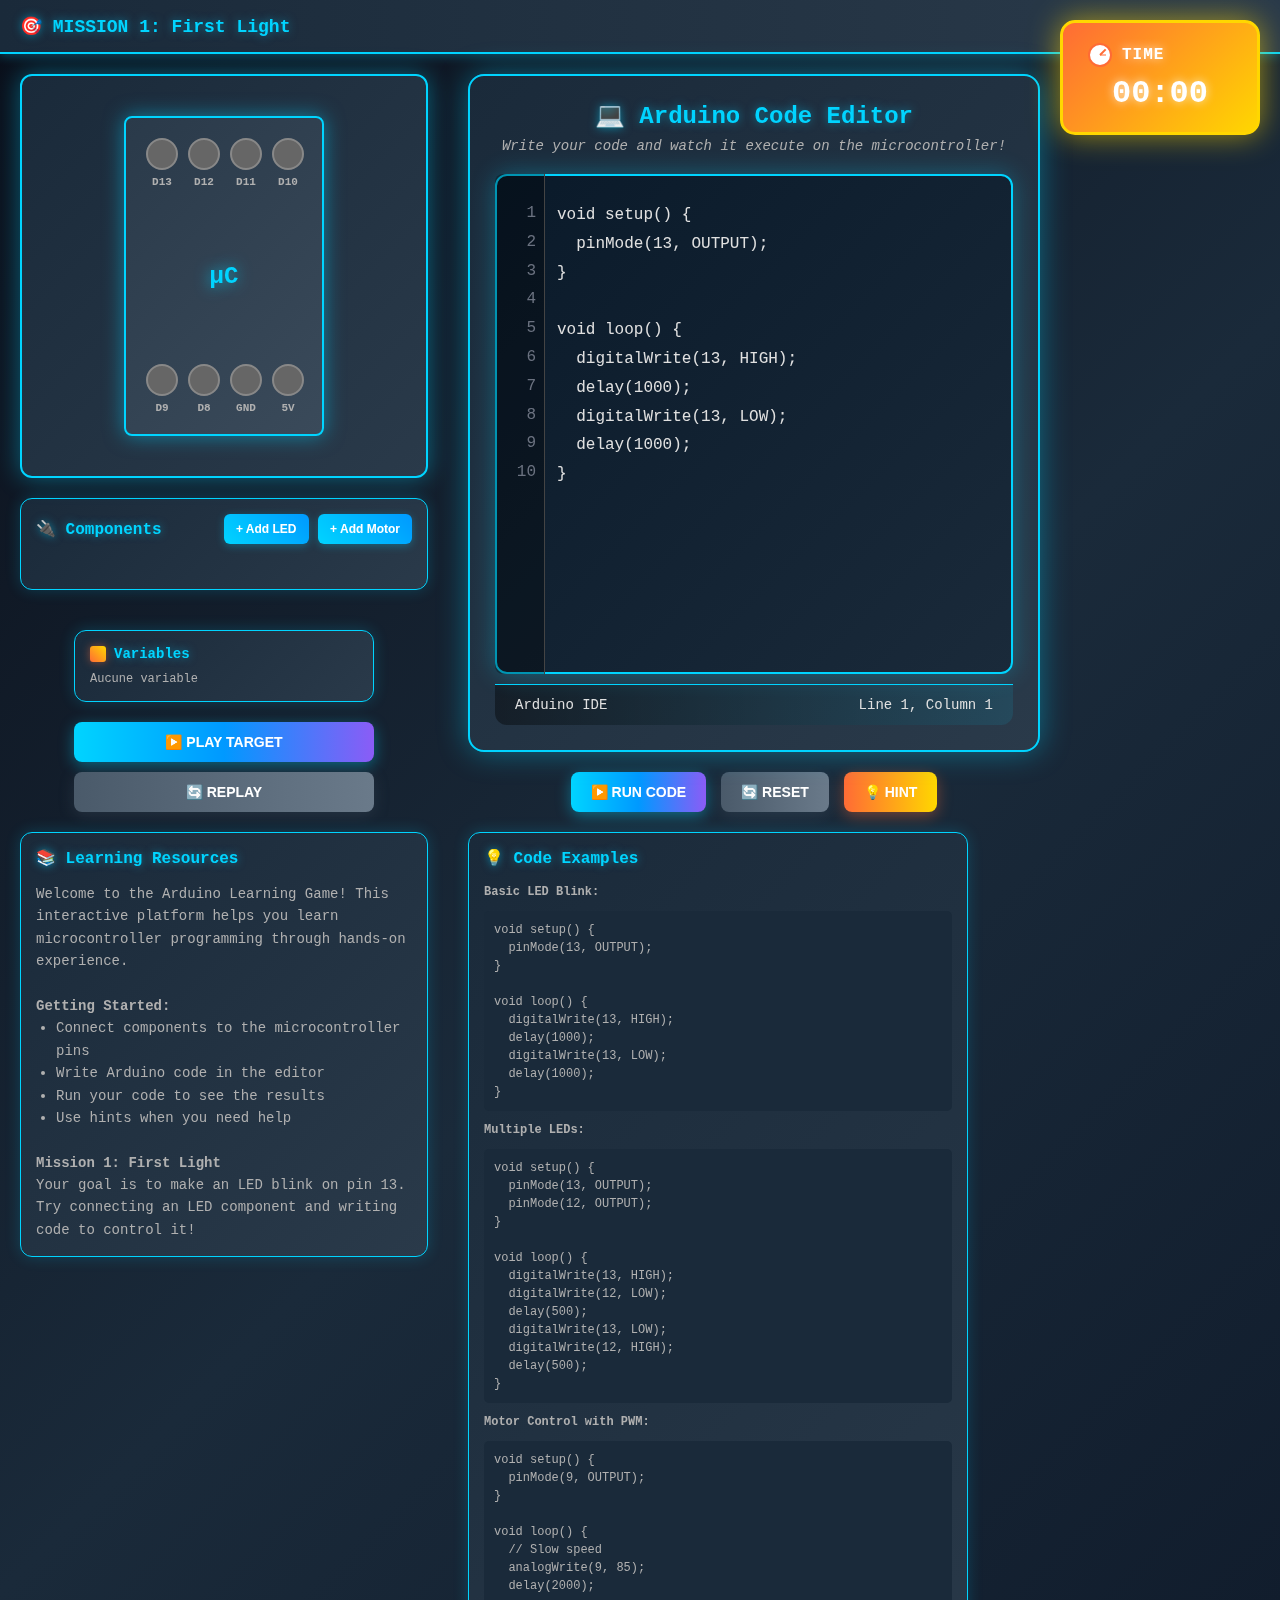
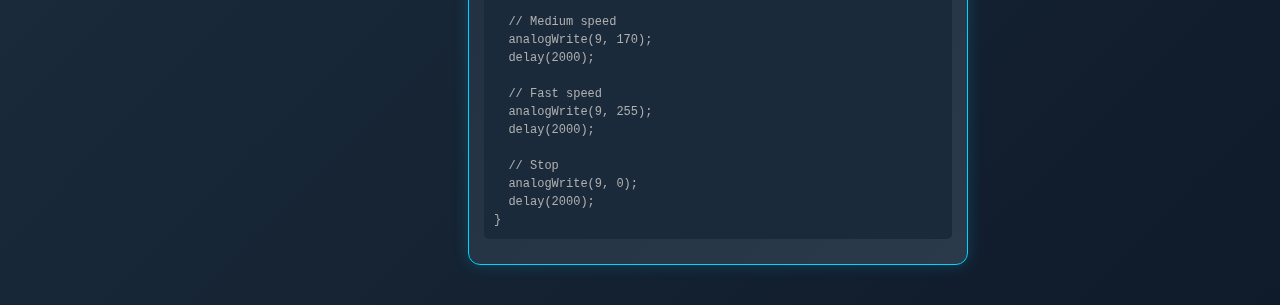
<file: index.html>
<!DOCTYPE html>
<html lang="en">
<head>
    <meta charset="UTF-8">
    <meta name="viewport" content="width=device-width, initial-scale=1.0">
    <title>Arduino Learning Game</title>
    <style>
        * {
            margin: 0;
            padding: 0;
            box-sizing: border-box;
        }

        body {
            font-family: 'JetBrains Mono', 'Fira Code', 'Courier New', monospace;
            background: linear-gradient(135deg, #0a0f1a, #1a2a3a, #0f1a2a);
            color: #e0e0e0;
            min-height: 100vh;
            position: relative;
        }

        /* Animated Background Elements */
        .bg-animation {
            position: fixed;
            top: 0;
            left: 0;
            width: 100%;
            height: 100%;
            z-index: -1;
            pointer-events: none;
        }

        /* Floating Particles */
        .particle {
            position: absolute;
            border-radius: 50%;
            animation: float 20s infinite linear;
        }

        .particle:nth-child(1) {
            width: 4px;
            height: 4px;
            background: #00D4FF;
            box-shadow: 0 0 10px #00D4FF;
            left: 10%;
            animation-delay: 0s;
            animation-duration: 25s;
        }

        .particle:nth-child(2) {
            width: 6px;
            height: 6px;
            background: #8B5CF6;
            box-shadow: 0 0 15px #8B5CF6;
            left: 20%;
            animation-delay: 2s;
            animation-duration: 30s;
        }

        .particle:nth-child(3) {
            width: 3px;
            height: 3px;
            background: #FF6B35;
            box-shadow: 0 0 8px #FF6B35;
            left: 30%;
            animation-delay: 4s;
            animation-duration: 22s;
        }

        .particle:nth-child(4) {
            width: 5px;
            height: 5px;
            background: #FFD700;
            box-shadow: 0 0 12px #FFD700;
            left: 40%;
            animation-delay: 6s;
            animation-duration: 28s;
        }

        .particle:nth-child(5) {
            width: 4px;
            height: 4px;
            background: #0099FF;
            box-shadow: 0 0 10px #0099FF;
            left: 50%;
            animation-delay: 8s;
            animation-duration: 26s;
        }

        .particle:nth-child(6) {
            width: 7px;
            height: 7px;
            background: #00D4FF;
            box-shadow: 0 0 18px #00D4FF;
            left: 60%;
            animation-delay: 10s;
            animation-duration: 32s;
        }

        .particle:nth-child(7) {
            width: 3px;
            height: 3px;
            background: #8B5CF6;
            box-shadow: 0 0 8px #8B5CF6;
            left: 70%;
            animation-delay: 12s;
            animation-duration: 24s;
        }

        .particle:nth-child(8) {
            width: 5px;
            height: 5px;
            background: #FF6B35;
            box-shadow: 0 0 12px #FF6B35;
            left: 80%;
            animation-delay: 14s;
            animation-duration: 29s;
        }

        .particle:nth-child(9) {
            width: 4px;
            height: 4px;
            background: #FFD700;
            box-shadow: 0 0 10px #FFD700;
            left: 90%;
            animation-delay: 16s;
            animation-duration: 27s;
        }

        /* Moving Gradient Overlays */
        .gradient-overlay {
            position: absolute;
            width: 200%;
            height: 200%;
            opacity: 0.1;
            animation: gradientMove 40s ease-in-out infinite;
        }

        .gradient-overlay:nth-child(1) {
            background: radial-gradient(circle at 20% 30%, #00D4FF 0%, transparent 50%);
            animation-delay: 0s;
        }

        .gradient-overlay:nth-child(2) {
            background: radial-gradient(circle at 80% 70%, #8B5CF6 0%, transparent 50%);
            animation-delay: 10s;
        }

        .gradient-overlay:nth-child(3) {
            background: radial-gradient(circle at 50% 20%, #FF6B35 0%, transparent 50%);
            animation-delay: 20s;
        }

        .gradient-overlay:nth-child(4) {
            background: radial-gradient(circle at 10% 80%, #FFD700 0%, transparent 50%);
            animation-delay: 30s;
        }

        /* Geometric Shapes */
        .geometric-shape {
            position: absolute;
            opacity: 0.05;
            animation: geometricFloat 35s infinite linear;
        }

        .geometric-shape:nth-child(1) {
            width: 60px;
            height: 60px;
            background: linear-gradient(45deg, #00D4FF, #8B5CF6);
            clip-path: polygon(50% 0%, 0% 100%, 100% 100%);
            top: 20%;
            left: 15%;
            animation-delay: 0s;
        }

        .geometric-shape:nth-child(2) {
            width: 40px;
            height: 40px;
            background: linear-gradient(45deg, #FF6B35, #FFD700);
            border-radius: 50%;
            top: 60%;
            left: 75%;
            animation-delay: 8s;
        }

        .geometric-shape:nth-child(3) {
            width: 50px;
            height: 50px;
            background: linear-gradient(45deg, #0099FF, #00D4FF);
            clip-path: polygon(25% 0%, 75% 0%, 100% 50%, 75% 100%, 25% 100%, 0% 50%);
            top: 40%;
            left: 85%;
            animation-delay: 16s;
        }

        .geometric-shape:nth-child(4) {
            width: 45px;
            height: 45px;
            background: linear-gradient(45deg, #8B5CF6, #FF6B35);
            transform: rotate(45deg);
            top: 80%;
            left: 25%;
            animation-delay: 24s;
        }

        /* Animations */
        @keyframes float {
            0% {
                transform: translateY(100vh) translateX(0px) rotate(0deg);
                opacity: 0;
            }
            10% {
                opacity: 1;
            }
            90% {
                opacity: 1;
            }
            100% {
                transform: translateY(-100px) translateX(100px) rotate(360deg);
                opacity: 0;
            }
        }

        @keyframes gradientMove {
            0%, 100% {
                transform: translate(-50%, -50%) rotate(0deg) scale(1);
            }
            25% {
                transform: translate(-30%, -70%) rotate(90deg) scale(1.1);
            }
            50% {
                transform: translate(-70%, -30%) rotate(180deg) scale(0.9);
            }
            75% {
                transform: translate(-20%, -80%) rotate(270deg) scale(1.05);
            }
        }

        @keyframes geometricFloat {
            0% {
                transform: translateY(0px) translateX(0px) rotate(0deg);
            }
            25% {
                transform: translateY(-20px) translateX(10px) rotate(90deg);
            }
            50% {
                transform: translateY(-10px) translateX(-15px) rotate(180deg);
            }
            75% {
                transform: translateY(-30px) translateX(5px) rotate(270deg);
            }
            100% {
                transform: translateY(0px) translateX(0px) rotate(360deg);
            }
        }

        /* Header Bar */
        .header {
            background: linear-gradient(90deg, #1a2a3a, #2a3a4a);
            padding: 15px 20px;
            display: flex;
            justify-content: space-between;
            align-items: center;
            border-bottom: 2px solid #00D4FF;
            box-shadow: 0 2px 10px rgba(0, 212, 255, 0.3);
        }

        .mission-title {
            font-size: 18px;
            font-weight: bold;
            color: #00D4FF;
            text-shadow: 0 0 10px rgba(0, 212, 255, 0.5);
        }

        /* Dedicated Timer Panel */
        .timer-panel {
            position: fixed;
            top: 20px;
            right: 20px;
            background: linear-gradient(135deg, #ff6b35, #ffd700);
            border: 3px solid #ffd700;
            border-radius: 15px;
            padding: 20px 25px;
            box-shadow: 0 0 30px rgba(255, 215, 0, 0.6);
            text-shadow: 0 0 10px rgba(255, 255, 255, 0.8);
            animation: pulse 2s infinite;
            z-index: 1000;
            min-width: 200px;
        }

        .timer-header {
            display: flex;
            align-items: center;
            gap: 10px;
            margin-bottom: 8px;
        }

        .clock-icon {
            width: 24px;
            height: 24px;
            background-color: #ffffff;
            border-radius: 50%;
            position: relative;
            border: 2px solid #ff6b35;
        }

        .clock-icon::before {
            content: '';
            position: absolute;
            top: 50%;
            left: 50%;
            width: 2px;
            height: 8px;
            background-color: #ff6b35;
            transform-origin: bottom center;
            transform: translate(-50%, -100%) rotate(45deg);
        }

        .clock-icon::after {
            content: '';
            position: absolute;
            top: 50%;
            left: 50%;
            width: 1px;
            height: 6px;
            background-color: #ff6b35;
            transform-origin: bottom center;
            transform: translate(-50%, -100%) rotate(90deg);
        }

        .timer-label {
            font-size: 16px;
            font-weight: bold;
            color: #ffffff;
            text-transform: uppercase;
            letter-spacing: 1px;
        }

        .timer {
            font-size: 32px;
            color: #ffffff;
            font-weight: bold;
            text-align: center;
            font-family: 'JetBrains Mono', 'Fira Code', 'Courier New', monospace;
        }

        @keyframes pulse {
            0% { box-shadow: 0 0 20px rgba(255, 215, 0, 0.5); }
            50% { box-shadow: 0 0 30px rgba(255, 215, 0, 0.8); }
            100% { box-shadow: 0 0 20px rgba(255, 215, 0, 0.5); }
        }

        /* Main Container */
        .main-container {
            display: flex;
            min-height: calc(100vh - 70px);
        }

        /* Left Panel - Microcontroller */
        .left-panel {
            width: 35%;
            padding: 20px;
            display: flex;
            flex-direction: column;
            align-items: center;
            gap: 20px;
            min-height: calc(100vh - 70px);
        }

        /* Microcontroller Box */
        .microcontroller-container {
            background: linear-gradient(135deg, #1a2a3a, #2a3a4a);
            border-radius: 12px;
            padding: 40px;
            width: 100%;
            max-width: 500px;
            border: 2px solid #00D4FF;
            box-shadow: 0 0 25px rgba(0, 212, 255, 0.4);
            position: relative;
        }

        .microcontroller {
            background: linear-gradient(135deg, #2a3a4a, #3a4a5a);
            border: 2px solid #00D4FF;
            border-radius: 8px;
            padding: 20px;
            text-align: center;
            position: relative;
            box-shadow: 0 0 20px rgba(0, 212, 255, 0.5);
            width: 200px;
            height: 320px;
            margin: 0 auto;
            display: flex;
            flex-direction: column;
            align-items: center;
            justify-content: space-between;
        }

        .microcontroller-text {
            font-size: 24px;
            font-weight: bold;
            color: #00D4FF;
            margin: 20px 0;
            text-shadow: 0 0 15px rgba(0, 212, 255, 0.8);
        }

        /* Top and Bottom Pins */
        .pins-top, .pins-bottom {
            display: flex;
            justify-content: space-between;
            align-items: center;
            width: 100%;
            gap: 10px;
        }

        .pin {
            display: flex;
            flex-direction: column;
            align-items: center;
            gap: 6px;
        }

        .pin-label {
            font-size: 11px;
            color: #b0b0b0;
            font-weight: bold;
        }

        .pin-circle {
            width: 32px;
            height: 32px;
            border-radius: 50%;
            background-color: #666;
            border: 2px solid #888;
            transition: all 0.3s ease;
            cursor: pointer;
        }

        .pin-circle.active {
            background-color: #00D4FF;
            box-shadow: 0 0 25px rgba(0, 212, 255, 0.9);
            border-color: #0099FF;
        }

        .pin-circle.code-controlled {
            animation: codePulse 1s infinite;
        }

        @keyframes codePulse {
            0%, 100% { 
                box-shadow: 0 0 25px rgba(0, 212, 255, 0.9);
            }
            50% { 
                box-shadow: 0 0 35px rgba(0, 212, 255, 1), 0 0 50px rgba(0, 212, 255, 0.6);
            }
        }

        .pin-circle:hover {
            transform: scale(1.1);
        }



        /* Variables Section */
        .variables-section {
            background: linear-gradient(135deg, #1a2a3a, #2a3a4a);
            border-radius: 12px;
            padding: 15px;
            width: 100%;
            max-width: 300px;
            border: 1px solid #00D4FF;
            box-shadow: 0 0 15px rgba(0, 212, 255, 0.2);
        }

        .variables-header {
            display: flex;
            align-items: center;
            gap: 8px;
            margin-bottom: 10px;
        }

        .variables-icon {
            width: 16px;
            height: 16px;
            background: linear-gradient(45deg, #FF6B35, #FFD700);
            border-radius: 3px;
            box-shadow: 0 0 8px rgba(255, 107, 53, 0.5);
        }

        .variables-title {
            color: #00D4FF;
            font-size: 14px;
            font-weight: bold;
            text-shadow: 0 0 8px rgba(0, 212, 255, 0.5);
        }

        .variables-content {
            color: #b0b0b0;
            font-size: 12px;
        }

        /* Components Section */
        .components-section {
            background: linear-gradient(135deg, #1a2a3a, #2a3a4a);
            border-radius: 12px;
            padding: 15px;
            width: 100%;
            max-width: 500px;
            border: 1px solid #00D4FF;
            box-shadow: 0 0 15px rgba(0, 212, 255, 0.2);
            margin-bottom: 20px;
        }

        .components-header {
            display: flex;
            align-items: center;
            justify-content: space-between;
            margin-bottom: 15px;
        }

        .components-title {
            color: #00D4FF;
            font-size: 16px;
            font-weight: bold;
            text-shadow: 0 0 8px rgba(0, 212, 255, 0.5);
        }

        .add-component-btn {
            background: linear-gradient(45deg, #00D4FF, #0099FF);
            border: none;
            border-radius: 6px;
            padding: 8px 12px;
            color: white;
            font-size: 12px;
            font-weight: bold;
            cursor: pointer;
            transition: all 0.3s ease;
            box-shadow: 0 2px 8px rgba(0, 212, 255, 0.3);
        }

        .add-component-btn:hover {
            transform: translateY(-1px);
            box-shadow: 0 4px 12px rgba(0, 212, 255, 0.4);
        }

        .components-grid {
            display: grid;
            grid-template-columns: repeat(auto-fit, minmax(120px, 1fr));
            gap: 15px;
            margin-bottom: 15px;
        }

        .component-box {
            background: linear-gradient(135deg, #2a3a4a, #3a4a5a);
            border: 2px solid #4a5a6a;
            border-radius: 8px;
            padding: 12px;
            text-align: center;
            position: relative;
            transition: all 0.3s ease;
            cursor: pointer;
        }

        .component-box.connected {
            border-color: #00D4FF;
            box-shadow: 0 0 15px rgba(0, 212, 255, 0.3);
        }

        .component-box:hover {
            transform: translateY(-2px);
            box-shadow: 0 4px 12px rgba(0, 212, 255, 0.2);
        }

        .component-icon {
            width: 24px;
            height: 24px;
            margin: 0 auto 8px;
            border-radius: 50%;
            display: flex;
            align-items: center;
            justify-content: center;
            font-size: 14px;
        }

        .led-icon {
            background: linear-gradient(45deg, #FF6B35, #FFD700);
            box-shadow: 0 0 10px rgba(255, 107, 53, 0.5);
            transition: all 0.3s ease;
        }

        .led-icon.on {
            background: linear-gradient(45deg, #FFD700, #FF6B35);
            box-shadow: 0 0 25px rgba(255, 215, 0, 1), 0 0 50px rgba(255, 107, 53, 0.6);
            animation: ledBlink 0.8s infinite, ledPulse 2s infinite;
            transform: scale(1.2);
            filter: brightness(1.5);
        }

        .led-icon.pwm-brightness {
            background: linear-gradient(45deg, #FFD700, #FF6B35);
            box-shadow: 0 0 15px rgba(255, 215, 0, 0.6);
            transition: all 0.3s ease;
            animation: ledBlink 0.8s infinite, ledPulse 2s infinite;
            /* Brightness and opacity will be set dynamically via JavaScript */
        }

        @keyframes ledBlink {
            0%, 100% { 
                opacity: 1; 
                box-shadow: 0 0 25px rgba(255, 215, 0, 1), 0 0 50px rgba(255, 107, 53, 0.6);
            }
            50% { 
                opacity: 0.7; 
                box-shadow: 0 0 15px rgba(255, 215, 0, 0.8), 0 0 30px rgba(255, 107, 53, 0.4);
            }
        }

        @keyframes ledPulse {
            0%, 100% { 
                transform: scale(1.2);
            }
            50% { 
                transform: scale(1.3);
            }
        }

        /* Motor Icon Styles */
        .motor-icon {
            background: linear-gradient(45deg, #8B5CF6, #A855F7);
            box-shadow: 0 0 10px rgba(139, 92, 246, 0.5);
            transition: all 0.3s ease;
            border-radius: 50%;
        }

        .motor-icon.slow {
            animation: motorRotate 0.8s linear infinite;
            box-shadow: 0 0 15px rgba(139, 92, 246, 0.7);
        }

        .motor-icon.medium {
            animation: motorRotate 0.4s linear infinite;
            box-shadow: 0 0 20px rgba(139, 92, 246, 0.8);
        }

        .motor-icon.fast {
            animation: motorRotate 0.2s linear infinite;
            box-shadow: 0 0 25px rgba(139, 92, 246, 1);
        }

        @keyframes motorRotate {
            0% { transform: rotate(0deg); }
            100% { transform: rotate(360deg); }
        }

        .pwm-value {
            color: #8B5CF6;
            font-size: 9px;
            font-weight: bold;
            margin-top: 2px;
            text-shadow: 0 0 5px rgba(139, 92, 246, 0.5);
        }

        /* PWM Mode Pin Styles */
        .pin-circle.pwm-mode {
            border: 2px solid #8B5CF6 !important;
            box-shadow: 0 0 15px rgba(139, 92, 246, 0.6) !important;
            background: linear-gradient(45deg, #1a1a2e, #8B5CF6) !important;
        }

        .pin-circle.pwm-selected {
            border: 3px solid #F59E0B !important;
            box-shadow: 0 0 20px rgba(245, 158, 11, 0.8) !important;
            animation: pwmPulse 1.5s infinite;
        }

        @keyframes pwmPulse {
            0%, 100% { 
                transform: scale(1);
                box-shadow: 0 0 20px rgba(245, 158, 11, 0.8);
            }
            50% { 
                transform: scale(1.1);
                box-shadow: 0 0 25px rgba(245, 158, 11, 1);
            }
        }

        /* PWM Info Display */
        .pwm-info {
            position: absolute;
            top: -25px;
            left: 50%;
            transform: translateX(-50%);
            background: rgba(139, 92, 246, 0.9);
            color: white;
            padding: 2px 6px;
            border-radius: 3px;
            font-size: 8px;
            font-weight: bold;
            white-space: nowrap;
            z-index: 10;
            box-shadow: 0 2px 5px rgba(0, 0, 0, 0.3);
        }

        .component-name {
            color: #e0e0e0;
            font-size: 11px;
            font-weight: bold;
            margin-bottom: 4px;
        }

        .component-pin {
            color: #00D4FF;
            font-size: 10px;
            font-weight: bold;
        }

        .component-pin.connected {
            color: #FFD700;
            text-shadow: 0 0 5px rgba(255, 215, 0, 0.5);
        }

        /* Connection Lines */
        .connection-lines {
            position: absolute;
            top: 0;
            left: 0;
            width: 100%;
            height: 100%;
            pointer-events: none;
            z-index: 1;
        }

        .connection-line {
            position: absolute;
            background: linear-gradient(90deg, #00D4FF, #0099FF);
            height: 2px;
            opacity: 0;
            transition: opacity 0.3s ease;
            box-shadow: 0 0 8px rgba(0, 212, 255, 0.5);
        }

        .connection-line.active {
            opacity: 1;
        }

        /* Left Panel Buttons */
        .left-buttons {
            display: flex;
            flex-direction: column;
            gap: 10px;
            width: 100%;
            max-width: 300px;
        }

        .btn {
            padding: 12px 20px;
            border: none;
            border-radius: 8px;
            font-size: 14px;
            font-weight: bold;
            cursor: pointer;
            transition: all 0.3s ease;
            color: white;
        }

        .btn-play {
            background: linear-gradient(90deg, #00D4FF, #0099FF, #8B5CF6);
            box-shadow: 0 4px 15px rgba(0, 212, 255, 0.4);
        }

        .btn-play:hover {
            transform: translateY(-2px);
            box-shadow: 0 6px 25px rgba(0, 212, 255, 0.6);
        }

        .btn-replay {
            background: linear-gradient(90deg, #4a5a6a, #6a7a8a);
            box-shadow: 0 4px 15px rgba(74, 90, 106, 0.3);
        }

        .btn-replay:hover {
            transform: translateY(-2px);
            box-shadow: 0 6px 20px rgba(74, 90, 106, 0.5);
        }

        /* Right Panel - Code Editor */
        .right-panel {
            width: 65%;
            padding: 20px;
            padding-right: 240px; /* Add space for the fixed timer panel */
            display: flex;
            flex-direction: column;
            min-height: calc(100vh - 70px);
        }

        .code-editor-container {
            background: linear-gradient(135deg, #1a2a3a, #2a3a4a);
            border-radius: 16px;
            padding: 25px;
            flex: 1;
            display: flex;
            flex-direction: column;
            border: 2px solid #00D4FF;
            box-shadow: 0 0 30px rgba(0, 212, 255, 0.4);
            position: relative;
        }

        .code-editor-wrapper {
            position: relative;
            flex: 1;
            display: flex;
        }

        .code-editor-container::before {
            content: '';
            position: absolute;
            top: -2px;
            left: -2px;
            right: -2px;
            bottom: -2px;
            background: linear-gradient(45deg, #00D4FF, #0099FF, #8B5CF6, #00D4FF);
            border-radius: 16px;
            z-index: -1;
            opacity: 0.3;
            animation: borderGlow 3s ease-in-out infinite;
        }

        @keyframes borderGlow {
            0%, 100% { opacity: 0.3; }
            50% { opacity: 0.6; }
        }

        /* Editor Header */
        .editor-header {
            margin-bottom: 20px;
            text-align: center;
        }

        .editor-header h3 {
            color: #00D4FF;
            font-size: 24px;
            font-weight: bold;
            margin: 0 0 8px 0;
            text-shadow: 0 0 10px rgba(0, 212, 255, 0.5);
        }

        .editor-info {
            color: #b0b0b0;
            font-size: 14px;
            font-style: italic;
        }


        .code-editor {
            background: linear-gradient(135deg, #0a1a2a, #1a2a3a);
            border: 2px solid #00D4FF;
            border-radius: 12px;
            padding: 25px;
            font-family: 'JetBrains Mono', 'Fira Code', 'Courier New', monospace;
            font-size: 16px;
            line-height: 1.8;
            color: #e0e0e0;
            resize: none;
            outline: none;
            flex: 1;
            min-height: 500px;
            width: 100%;
            tab-size: 2;
            white-space: pre;
            overflow-wrap: normal;
            overflow-x: auto;
            box-shadow: 0 0 25px rgba(0, 212, 255, 0.3);
        }

        .code-editor:focus {
            border-color: #00D4FF;
            box-shadow: 0 0 15px rgba(0, 212, 255, 0.4);
        }

        /* Syntax highlighting styles */
        .code-editor .keyword {
            color: #FF6B35;
            font-weight: bold;
        }

        .code-editor .function {
            color: #00D4FF;
            font-weight: bold;
        }

        .code-editor .number {
            color: #FFD700;
        }

        .code-editor .string {
            color: #8B5CF6;
        }

        .code-editor .comment {
            color: #6B7280;
            font-style: italic;
        }

        .code-editor .pin-number {
            color: #FFD700;
            font-weight: bold;
        }

        /* Line numbers */
        .line-numbers {
            position: absolute;
            left: 0;
            top: 0;
            bottom: 0;
            width: 50px;
            background: rgba(0, 0, 0, 0.3);
            border-right: 1px solid #444;
            padding: 25px 8px 25px 8px;
            font-family: 'JetBrains Mono', 'Fira Code', 'Courier New', monospace;
            font-size: 16px;
            line-height: 1.8;
            color: #6B7280;
            text-align: right;
            user-select: none;
            pointer-events: none;
            z-index: 1;
            border-radius: 8px 0 0 8px;
            overflow: hidden;
            white-space: pre;
        }

        .code-editor-with-lines {
            padding-left: 60px;
            padding-top: 25px;
            padding-bottom: 25px;
            padding-right: 25px;
        }

        /* Code completion dropdown */
        .code-completion {
            position: absolute;
            background: #1a2a3a;
            border: 1px solid #00D4FF;
            border-radius: 4px;
            max-height: 200px;
            overflow-y: auto;
            z-index: 1000;
            box-shadow: 0 4px 12px rgba(0, 0, 0, 0.3);
        }

        .completion-item {
            padding: 8px 12px;
            cursor: pointer;
            border-bottom: 1px solid #333;
            color: #e0e0e0;
        }

        .completion-item:hover,
        .completion-item.selected {
            background: #00D4FF;
            color: #000;
        }

        .completion-item .function-name {
            font-weight: bold;
            color: inherit;
        }

        .completion-item .function-desc {
            font-size: 12px;
            color: #999;
            margin-left: 8px;
        }

        /* Code editor status bar */
        .editor-status {
            display: flex;
            justify-content: space-between;
            align-items: center;
            padding: 12px 20px;
            background: linear-gradient(90deg, rgba(0, 0, 0, 0.4), rgba(0, 212, 255, 0.1));
            border-top: 1px solid #00D4FF;
            font-size: 14px;
            color: #e0e0e0;
            border-radius: 0 0 12px 12px;
            margin-top: 10px;
        }

        .cursor-position {
            font-family: 'JetBrains Mono', 'Fira Code', 'Courier New', monospace;
        }

        /* Auto-indentation helper */
        .code-editor.auto-indent {
            position: relative;
        }

        /* Better focus styling */
        .code-editor:focus {
            border-color: #00D4FF;
            box-shadow: 0 0 15px rgba(0, 212, 255, 0.4);
            outline: none;
        }

        /* Selection styling */
        .code-editor::selection {
            background: rgba(0, 212, 255, 0.3);
        }

        /* Placeholder styling */
        .code-editor::placeholder {
            color: #6B7280;
            font-style: italic;
        }

        /* Right Panel Buttons */
        .right-buttons {
            display: flex;
            gap: 15px;
            margin-top: 20px;
            justify-content: center;
        }

        .btn-run {
            background: linear-gradient(90deg, #00D4FF, #0099FF, #8B5CF6);
            box-shadow: 0 4px 15px rgba(0, 212, 255, 0.4);
        }

        .btn-run:hover {
            transform: translateY(-2px);
            box-shadow: 0 6px 25px rgba(0, 212, 255, 0.6);
        }

        .btn-reset {
            background: linear-gradient(90deg, #4a5a6a, #6a7a8a);
            box-shadow: 0 4px 15px rgba(74, 90, 106, 0.3);
        }

        .btn-reset:hover {
            transform: translateY(-2px);
            box-shadow: 0 6px 20px rgba(74, 90, 106, 0.5);
        }

        .btn-hint {
            background: linear-gradient(90deg, #FF6B35, #FFD700);
            box-shadow: 0 4px 15px rgba(255, 107, 53, 0.4);
        }

        .btn-hint:hover {
            transform: translateY(-2px);
            box-shadow: 0 6px 25px rgba(255, 107, 53, 0.6);
        }

        /* Code Execution Status */
        .code-status {
            position: fixed;
            top: 80px;
            right: 20px;
            background: linear-gradient(135deg, #00D4FF, #0099FF);
            border: 2px solid #00D4FF;
            border-radius: 10px;
            padding: 10px 15px;
            color: white;
            font-size: 12px;
            font-weight: bold;
            box-shadow: 0 0 20px rgba(0, 212, 255, 0.5);
            opacity: 0;
            transform: translateY(-20px);
            transition: all 0.3s ease;
            z-index: 1000;
        }

        .code-status.show {
            opacity: 1;
            transform: translateY(0);
        }

        .code-status.running {
            animation: statusPulse 1.5s infinite;
        }

        @keyframes statusPulse {
            0%, 100% { 
                box-shadow: 0 0 20px rgba(0, 212, 255, 0.5);
            }
            50% { 
                box-shadow: 0 0 30px rgba(0, 212, 255, 0.8);
            }
        }

        /* Responsive Design */
        @media (max-width: 1200px) {
            .left-panel {
                width: 40%;
            }
            
            .right-panel {
                width: 60%;
            }
        }

        @media (max-width: 768px) {
            .main-container {
                flex-direction: column;
            }
            
            .left-panel, .right-panel {
                width: 100%;
            }
            
            .right-panel {
                padding-right: 20px; /* Reset padding on mobile */
            }
            
            .timer-panel {
                position: relative;
                top: auto;
                right: auto;
                margin: 10px 20px;
                width: calc(100% - 40px);
            }
            
            .right-buttons {
                flex-wrap: wrap;
            }

            .code-editor {
                min-height: 400px;
                font-size: 14px;
            }

            .editor-header h3 {
                font-size: 20px;
            }
        }
    </style>
</head>
<body>
    <!-- Animated Background -->
    <div class="bg-animation">
        <!-- Floating Particles -->
        <div class="particle"></div>
        <div class="particle"></div>
        <div class="particle"></div>
        <div class="particle"></div>
        <div class="particle"></div>
        <div class="particle"></div>
        <div class="particle"></div>
        <div class="particle"></div>
        <div class="particle"></div>
        
        <!-- Moving Gradient Overlays -->
        <div class="gradient-overlay"></div>
        <div class="gradient-overlay"></div>
        <div class="gradient-overlay"></div>
        <div class="gradient-overlay"></div>
        
        <!-- Geometric Shapes -->
        <div class="geometric-shape"></div>
        <div class="geometric-shape"></div>
        <div class="geometric-shape"></div>
        <div class="geometric-shape"></div>
    </div>

    <!-- Header Bar -->
    <div class="header">
        <div class="mission-title">🎯 MISSION 1: First Light</div>
    </div>

    <!-- Dedicated Timer Panel -->
    <div class="timer-panel">
        <div class="timer-header">
            <div class="clock-icon"></div>
            <div class="timer-label">TIME</div>
        </div>
        <div class="timer">00:00</div>
    </div>

    <!-- Code Execution Status -->
    <div class="code-status" id="codeStatus">
        <div>⚡ Code Running...</div>
    </div>

    <!-- Main Container -->
    <div class="main-container">
        <!-- Left Panel - Microcontroller -->
        <div class="left-panel">
            <!-- Connection Lines Container -->
            <div class="connection-lines" id="connectionLines"></div>
            
            <!-- Microcontroller Visualization -->
            <div class="microcontroller-container">
                <!-- Microcontroller -->
                <div class="microcontroller">
                    <!-- Top Pins -->
                    <div class="pins-top">
                        <div class="pin">
                            <div class="pin-circle" data-pin="13"></div>
                            <div class="pin-label">D13</div>
                        </div>
                        <div class="pin">
                            <div class="pin-circle" data-pin="12"></div>
                            <div class="pin-label">D12</div>
                        </div>
                        <div class="pin">
                            <div class="pin-circle" data-pin="11"></div>
                            <div class="pin-label">D11</div>
                        </div>
                        <div class="pin">
                            <div class="pin-circle" data-pin="10"></div>
                            <div class="pin-label">D10</div>
                        </div>
                    </div>
                    
                    <div class="microcontroller-text">µC</div>
                    
                    <!-- Bottom Pins -->
                    <div class="pins-bottom">
                        <div class="pin">
                            <div class="pin-circle" data-pin="9"></div>
                            <div class="pin-label">D9</div>
                        </div>
                        <div class="pin">
                            <div class="pin-circle" data-pin="8"></div>
                            <div class="pin-label">D8</div>
                        </div>
                        <div class="pin">
                            <div class="pin-circle"></div>
                            <div class="pin-label">GND</div>
                        </div>
                        <div class="pin">
                            <div class="pin-circle"></div>
                            <div class="pin-label">5V</div>
                        </div>
                    </div>
                </div>
            </div>

            <!-- Components Section -->
            <div class="components-section">
                <div class="components-header">
                    <div class="components-title">🔌 Components</div>
                    <div>
                        <button class="add-component-btn" onclick="addLEDComponent()">+ Add LED</button>
                        <button class="add-component-btn" onclick="addMotorComponent()">+ Add Motor</button>
                    </div>
                </div>
                <div class="components-grid" id="componentsGrid">
                    <!-- Components will be added here dynamically -->
                </div>
            </div>

            <!-- Variables Section -->
            <div class="variables-section">
                <div class="variables-header">
                    <div class="variables-icon"></div>
                    <div class="variables-title">Variables</div>
                </div>
                <div class="variables-content">Aucune variable</div>
            </div>

            <!-- Left Panel Buttons -->
            <div class="left-buttons">
                <button class="btn btn-play">▶️ PLAY TARGET</button>
                <button class="btn btn-replay">🔄 REPLAY</button>
            </div>

            <!-- Additional Content Section for Scrolling -->
            <div class="additional-content">
                <div class="components-section">
                    <div class="components-header">
                        <div class="components-title">📚 Learning Resources</div>
                    </div>
                    <div style="color: #b0b0b0; font-size: 14px; line-height: 1.6;">
                        <p>Welcome to the Arduino Learning Game! This interactive platform helps you learn microcontroller programming through hands-on experience.</p>
                        <br>
                        <p><strong>Getting Started:</strong></p>
                        <ul style="margin-left: 20px;">
                            <li>Connect components to the microcontroller pins</li>
                            <li>Write Arduino code in the editor</li>
                            <li>Run your code to see the results</li>
                            <li>Use hints when you need help</li>
                        </ul>
                        <br>
                        <p><strong>Mission 1: First Light</strong></p>
                        <p>Your goal is to make an LED blink on pin 13. Try connecting an LED component and writing code to control it!</p>
                    </div>
                </div>
            </div>
        </div>

        <!-- Right Panel - Code Editor -->
        <div class="right-panel">
            <div class="code-editor-container">
                <div class="editor-header">
                    <h3>💻 Arduino Code Editor</h3>
                    <div class="editor-info">Write your code and watch it execute on the microcontroller!</div>
                </div>
                <div class="code-editor-wrapper">
                    <div class="line-numbers" id="lineNumbers"></div>
                    <textarea class="code-editor code-editor-with-lines" id="codeEditor" placeholder="Write your Arduino code here...">void setup() {
  pinMode(13, OUTPUT);
}

void loop() {
  digitalWrite(13, HIGH);
  delay(1000);
  digitalWrite(13, LOW);
  delay(1000);
}</textarea>
                </div>
                <div class="code-completion" id="codeCompletion" style="display: none;"></div>
                <div class="editor-status">
                    <span>Arduino IDE</span>
                    <span class="cursor-position" id="cursorPosition">Line 1, Column 1</span>
                </div>
            </div>

            <!-- Right Panel Buttons -->
            <div class="right-buttons">
                <button class="btn btn-run">▶️ RUN CODE</button>
                <button class="btn btn-reset">🔄 RESET</button>
                <button class="btn btn-hint">💡 HINT</button>
            </div>

            <!-- Additional Code Examples Section -->
            <div class="code-examples-section" style="margin-top: 20px;">
                <div class="components-section">
                    <div class="components-header">
                        <div class="components-title">💡 Code Examples</div>
                    </div>
                    <div style="color: #b0b0b0; font-size: 12px; line-height: 1.5;">
                        <p><strong>Basic LED Blink:</strong></p>
                        <pre style="background: #1a2a3a; padding: 10px; border-radius: 5px; margin: 10px 0; overflow-x: auto;">
void setup() {
  pinMode(13, OUTPUT);
}

void loop() {
  digitalWrite(13, HIGH);
  delay(1000);
  digitalWrite(13, LOW);
  delay(1000);
}</pre>
                        <p><strong>Multiple LEDs:</strong></p>
                        <pre style="background: #1a2a3a; padding: 10px; border-radius: 5px; margin: 10px 0; overflow-x: auto;">
void setup() {
  pinMode(13, OUTPUT);
  pinMode(12, OUTPUT);
}

void loop() {
  digitalWrite(13, HIGH);
  digitalWrite(12, LOW);
  delay(500);
  digitalWrite(13, LOW);
  digitalWrite(12, HIGH);
  delay(500);
}</pre>
                        <p><strong>Motor Control with PWM:</strong></p>
                        <pre style="background: #1a2a3a; padding: 10px; border-radius: 5px; margin: 10px 0; overflow-x: auto;">
void setup() {
  pinMode(9, OUTPUT);
}

void loop() {
  // Slow speed
  analogWrite(9, 85);
  delay(2000);
  
  // Medium speed
  analogWrite(9, 170);
  delay(2000);
  
  // Fast speed
  analogWrite(9, 255);
  delay(2000);
  
  // Stop
  analogWrite(9, 0);
  delay(2000);
}</pre>
                    </div>
                </div>
            </div>
        </div>
    </div>

    <script>
        // Arduino Learning Game State
        const gameState = {
            pins: {
                13: false,  // LED state (false = OFF, true = ON)
                12: false,
                11: false,
                10: false,
                9: false,
                8: false
            },
            pinModes: {
                13: 'DIGITAL',  // 'DIGITAL' or 'PWM'
                12: 'DIGITAL',
                11: 'DIGITAL',
                10: 'DIGITAL',
                9: 'DIGITAL',
                8: 'DIGITAL'
            },
            pwmValues: {
                13: 0,  // PWM values (0-255)
                12: 0,
                11: 0,
                10: 0,
                9: 0,
                8: 0
            },
            dutyCycles: {
                13: 0,  // Duty cycle (0-100%)
                12: 0,
                11: 0,
                10: 0,
                9: 0,
                8: 0
            },
            selectedPwmPin: null,  // Currently selected pin for PWM control
            variables: [],
            components: [],
            connections: {}
        };

        // P Key Detection for PWM Mode
        let pKeyPressed = false;

        // Pin Toggle Function
        function togglePin(pin) {
            console.log(`Toggling pin ${pin}...`);
            
            if (pKeyPressed) {
                // Cycle through modes: Digital → PWM → OFF → Digital
                if (gameState.pinModes[pin] === 'DIGITAL') {
                    // Digital → PWM
                    setPinMode(pin, 'PWM');
                    setDutyCycle(pin, 50); // Start at 50% duty cycle
                    gameState.selectedPwmPin = pin;
                    console.log(`Pin D${pin} entered PWM mode at 50%`);
                    updatePinSelection();
                } else if (gameState.pinModes[pin] === 'PWM') {
                    // PWM → OFF
                    setPinMode(pin, 'DIGITAL');
                    gameState.pins[pin] = false;
                    gameState.pwmValues[pin] = 0;
                    gameState.dutyCycles[pin] = 0;
                    gameState.selectedPwmPin = null;
                    console.log(`Pin D${pin} turned OFF`);
                    updatePinSelection();
                    updatePinVisual(pin);
                    updateComponentStates();
                }
            } else {
                // Normal pin toggle
                if (gameState.pinModes[pin] === 'PWM') {
                    // If in PWM mode, just select the pin for keyboard control
                    gameState.selectedPwmPin = pin;
                    console.log(`Pin D${pin} selected for PWM control (current: ${gameState.dutyCycles[pin]}%)`);
                    updatePinSelection();
                } else {
                    // Normal digital toggle
                    if (gameState.pins.hasOwnProperty(pin)) {
                        gameState.pins[pin] = !gameState.pins[pin];
                        // Only update PWM values if pin is in PWM mode
                        if (gameState.pinModes[pin] === 'PWM') {
                            gameState.pwmValues[pin] = gameState.pins[pin] ? 255 : 0;
                            gameState.dutyCycles[pin] = gameState.pins[pin] ? 100 : 0;
                        }
                        console.log(`Pin D${pin} is now: ${gameState.pins[pin] ? 'ON' : 'OFF'} (${gameState.pinModes[pin]} mode)`);
                        updatePinVisual(pin);
                        updateComponentStates();
                    }
                }
            }
        }

        // PWM Mode Functions
        function setPinMode(pin, mode) {
            if (gameState.pinModes.hasOwnProperty(pin)) {
                gameState.pinModes[pin] = mode;
                console.log(`Pin D${pin} mode set to: ${mode}`);
                updatePinVisual(pin);
            }
        }

        function setDutyCycle(pin, dutyCycle) {
            if (gameState.dutyCycles.hasOwnProperty(pin)) {
                gameState.dutyCycles[pin] = Math.max(0, Math.min(100, dutyCycle));
                // Convert duty cycle to PWM value (0-255)
                gameState.pwmValues[pin] = Math.round((dutyCycle / 100) * 255);
                // Update pin state based on duty cycle
                gameState.pins[pin] = dutyCycle > 0;
                console.log(`Pin D${pin} duty cycle: ${dutyCycle}% (PWM: ${gameState.pwmValues[pin]})`);
                updatePinVisual(pin);
                updateComponentStates();
            }
        }

        // PWM Function for analog control (legacy)
        function setPWMValue(pin, value) {
            if (gameState.pwmValues.hasOwnProperty(pin)) {
                // Only allow PWM values if pin is in PWM mode
                if (gameState.pinModes[pin] === 'PWM') {
                    gameState.pwmValues[pin] = Math.max(0, Math.min(255, value));
                    gameState.pins[pin] = value > 0;
                    // Update duty cycle based on PWM value
                    gameState.dutyCycles[pin] = Math.round((value / 255) * 100);
                    updatePinVisual(pin);
                    updateComponentStates();
                    console.log(`Pin D${pin} PWM: ${gameState.pwmValues[pin]} (${gameState.dutyCycles[pin]}%)`);
                } else {
                    console.log(`Pin D${pin} is in ${gameState.pinModes[pin]} mode - PWM values not allowed`);
                }
            }
        }

        // Update Pin Selection Visual
        function updatePinSelection() {
            // Remove selection from all pins
            document.querySelectorAll('.pin-circle').forEach(pin => {
                pin.classList.remove('pwm-selected');
            });
            
            // Add selection to current PWM pin
            if (gameState.selectedPwmPin) {
                const selectedPin = document.querySelector(`.pin-circle[data-pin="${gameState.selectedPwmPin}"]`);
                if (selectedPin) {
                    selectedPin.classList.add('pwm-selected');
                }
            }
        }

        // Update Pin Visual State
        function updatePinVisual(pin, isCodeControlled = false) {
            const pinElement = document.querySelector(`.pin-circle[data-pin="${pin}"]`);
            if (pinElement) {
                console.log(`🎨 Updating visual for pin ${pin}:`, {
                    state: gameState.pins[pin],
                    mode: gameState.pinModes[pin],
                    isCodeControlled: isCodeControlled
                });
                
                // Remove all state classes and info
                pinElement.classList.remove('active', 'pwm-mode', 'code-controlled');
                
                // Remove existing PWM info
                const existingInfo = pinElement.querySelector('.pwm-info');
                if (existingInfo) {
                    existingInfo.remove();
                }
                
                if (gameState.pins[pin]) {
                    pinElement.classList.add('active');
                    console.log(`✅ Pin ${pin} is now ACTIVE`);
                } else {
                    console.log(`❌ Pin ${pin} is now INACTIVE`);
                }
                
                if (gameState.pinModes[pin] === 'PWM') {
                    pinElement.classList.add('pwm-mode');
                    
                    // Add PWM info display
                    const pwmInfo = document.createElement('div');
                    pwmInfo.className = 'pwm-info';
                    pwmInfo.textContent = `${gameState.dutyCycles[pin]}%`;
                    pinElement.appendChild(pwmInfo);
                    
                    console.log(`🔧 Pin ${pin} is in PWM mode: ${gameState.dutyCycles[pin]}%`);
                }
                
                // Add code-controlled class if pin is being controlled by code
                if (isCodeControlled && gameState.pins[pin]) {
                    pinElement.classList.add('code-controlled');
                    console.log(`⚡ Pin ${pin} is code-controlled`);
                }
            } else {
                console.error(`❌ Pin element not found for pin ${pin}`);
            }
        }

        // Initialize all pins to OFF state
        function initializePins() {
            Object.keys(gameState.pins).forEach(pin => {
                updatePinVisual(pin);
            });
        }

        // Component Management
        function addLEDComponent() {
            const componentId = 'led_' + Date.now();
            const availablePins = Object.keys(gameState.pins).filter(pin => !gameState.connections[pin]);
            
            if (availablePins.length === 0) {
                alert('No available pins! Disconnect a component first.');
                return;
            }

            const component = {
                id: componentId,
                type: 'LED',
                pin: null,
                connected: false
            };

            gameState.components.push(component);
            renderComponents();
        }

        function addMotorComponent() {
            const componentId = 'motor_' + Date.now();
            const availablePins = Object.keys(gameState.pins).filter(pin => !gameState.connections[pin]);
            
            if (availablePins.length === 0) {
                alert('No available pins! Disconnect a component first.');
                return;
            }

            const component = {
                id: componentId,
                type: 'MOTOR',
                pin: null,
                connected: false
            };

            gameState.components.push(component);
            renderComponents();
        }

        function renderComponents() {
            const grid = document.getElementById('componentsGrid');
            grid.innerHTML = '';

            gameState.components.forEach(component => {
                const componentBox = document.createElement('div');
                componentBox.className = `component-box ${component.connected ? 'connected' : ''}`;
                componentBox.setAttribute('data-component-id', component.id);
                componentBox.onclick = () => toggleComponentConnection(component.id);

                let componentHTML = '';
                
                if (component.type === 'LED') {
                    const isLedOn = component.connected && gameState.pins[component.pin];
                    const pwmValue = component.connected ? gameState.pwmValues[component.pin] : 0;
                    const dutyCycle = component.connected ? gameState.dutyCycles[component.pin] : 0;
                    
                    // Calculate brightness based on PWM duty cycle
                    let brightnessStyle = '';
                    let brightnessClass = '';
                    
                    if (isLedOn && gameState.pinModes[component.pin] === 'PWM') {
                        // PWM mode - brightness based on duty cycle
                        const brightness = Math.max(0.3, dutyCycle / 100); // Minimum 30% brightness
                        brightnessStyle = `filter: brightness(${brightness}); opacity: ${brightness};`;
                        brightnessClass = 'pwm-brightness';
                    } else if (isLedOn) {
                        // Digital mode - full brightness
                        brightnessStyle = 'transform: scale(1.2); filter: brightness(1.5);';
                        brightnessClass = 'on';
                    }
                    
                    componentHTML = `
                        <div class="component-icon led-icon ${brightnessClass}" style="${brightnessStyle}">
                            💡
                        </div>
                        <div class="component-name">LED</div>
                        <div class="component-pin ${component.connected ? 'connected' : ''}">
                            ${component.connected ? `D${component.pin}` : 'Click to connect'}
                        </div>
                        ${component.connected && gameState.pinModes[component.pin] === 'PWM' ? `<div class="pwm-value">PWM: ${dutyCycle}%</div>` : ''}
                    `;
                } else if (component.type === 'MOTOR') {
                    const pwmValue = component.connected ? gameState.pwmValues[component.pin] : 0;
                    const speedClass = pwmValue > 170 ? 'fast' : pwmValue > 85 ? 'medium' : pwmValue > 0 ? 'slow' : '';
                    componentHTML = `
                        <div class="component-icon motor-icon ${speedClass}">
                            ⚙️
                        </div>
                        <div class="component-name">MOTOR</div>
                        <div class="component-pin ${component.connected ? 'connected' : ''}">
                            ${component.connected ? `D${component.pin}` : 'Click to connect'}
                        </div>
                        ${component.connected ? `<div class="pwm-value">PWM: ${pwmValue}</div>` : ''}
                    `;
                }

                componentBox.innerHTML = componentHTML;
                grid.appendChild(componentBox);
            });

            updateConnectionLines();
        }

        function toggleComponentConnection(componentId) {
            console.log(`Toggling connection for component ${componentId}`);
            const component = gameState.components.find(c => c.id === componentId);
            if (!component) {
                console.log(`Component ${componentId} not found`);
                return;
            }

            if (component.connected) {
                // Disconnect
                console.log(`Disconnecting component ${componentId} from pin ${component.pin}`);
                delete gameState.connections[component.pin];
                component.connected = false;
                component.pin = null;
            } else {
                // Connect to first available pin
                const availablePins = Object.keys(gameState.pins).filter(pin => !gameState.connections[pin]);
                if (availablePins.length > 0) {
                    const pin = availablePins[0];
                    console.log(`Connecting component ${componentId} to pin ${pin}`);
                    component.pin = pin;
                    component.connected = true;
                    gameState.connections[pin] = componentId;
                } else {
                    alert('No available pins!');
                    return;
                }
            }

            renderComponents();
        }

        function updateConnectionLines() {
            const connectionLines = document.getElementById('connectionLines');
            connectionLines.innerHTML = '';

            gameState.components.forEach(component => {
                if (component.connected) {
                    const line = document.createElement('div');
                    line.className = 'connection-line active';
                    line.id = `line_${component.id}`;
                    
                    // Calculate line position
                    const componentBox = document.querySelector(`[onclick*="${component.id}"]`);
                    const pinElement = document.querySelector(`.pin-circle[data-pin="${component.pin}"]`);
                    
                    if (componentBox && pinElement) {
                        const componentRect = componentBox.getBoundingClientRect();
                        const pinRect = pinElement.getBoundingClientRect();
                        const containerRect = document.querySelector('.left-panel').getBoundingClientRect();
                        
                        const startX = componentRect.left + componentRect.width / 2 - containerRect.left;
                        const startY = componentRect.top - containerRect.top;
                        const endX = pinRect.left + pinRect.width / 2 - containerRect.left;
                        const endY = pinRect.top + pinRect.height / 2 - containerRect.top;
                        
                        const length = Math.sqrt(Math.pow(endX - startX, 2) + Math.pow(endY - startY, 2));
                        const angle = Math.atan2(endY - startY, endX - startX) * 180 / Math.PI;
                        
                        line.style.left = startX + 'px';
                        line.style.top = startY + 'px';
                        line.style.width = length + 'px';
                        line.style.transform = `rotate(${angle}deg)`;
                        line.style.transformOrigin = '0 0';
                    }
                    
                    connectionLines.appendChild(line);
                }
            });
        }

        function updateComponentStates() {
            console.log('Updating component states...', gameState.components);
            gameState.components.forEach(component => {
                if (component.connected) {
                    console.log(`Updating component ${component.id} on pin ${component.pin}, pin state: ${gameState.pins[component.pin]}`);
                    
                    // Try multiple selectors to find the component
                    let componentBox = document.querySelector(`[onclick*="${component.id}"]`);
                    if (!componentBox) {
                        // Alternative selector - look for component by data attribute
                        componentBox = document.querySelector(`[data-component-id="${component.id}"]`);
                    }
                    
                    if (componentBox) {
                        if (component.type === 'LED') {
                            const ledIcon = componentBox.querySelector('.led-icon');
                            const pwmDisplay = componentBox.querySelector('.pwm-value');
                            if (ledIcon) {
                                console.log(`Found LED icon for component ${component.id}`);
                                
                                // Remove all brightness classes
                                ledIcon.classList.remove('on', 'pwm-brightness');
                                
                                if (gameState.pins[component.pin]) {
                                    if (gameState.pinModes[component.pin] === 'PWM') {
                                        // PWM mode - brightness based on duty cycle
                                        const dutyCycle = gameState.dutyCycles[component.pin];
                                        const brightness = Math.max(0.3, dutyCycle / 100);
                                        ledIcon.classList.add('pwm-brightness');
                                        ledIcon.style.filter = `brightness(${brightness})`;
                                        ledIcon.style.opacity = brightness;
                                        ledIcon.style.transform = 'scale(1)';
                                        
                                        // Update PWM display
                                        if (pwmDisplay) {
                                            pwmDisplay.textContent = `PWM: ${dutyCycle}%`;
                                        }
                                        
                                        console.log(`LED ${component.id} PWM brightness: ${dutyCycle}%`);
                                    } else {
                                        // Digital mode - full brightness
                                        ledIcon.classList.add('on');
                                        ledIcon.style.transform = 'scale(1.2)';
                                        ledIcon.style.filter = 'brightness(1.5)';
                                        ledIcon.style.opacity = '1';
                                        console.log(`LED ${component.id} turned ON (digital)`);
                                    }
                                } else {
                                    // LED is off
                                    ledIcon.style.transform = 'scale(1)';
                                    ledIcon.style.filter = 'brightness(0.3)';
                                    ledIcon.style.opacity = '0.3';
                                    console.log(`LED ${component.id} turned OFF`);
                                }
                            } else {
                                console.log(`LED icon not found for component ${component.id}`);
                            }
                        } else if (component.type === 'MOTOR') {
                            const motorIcon = componentBox.querySelector('.motor-icon');
                            const pwmDisplay = componentBox.querySelector('.pwm-value');
                            if (motorIcon) {
                                console.log(`Found Motor icon for component ${component.id}`);
                                const pwmValue = gameState.pwmValues[component.pin];
                                
                                // Remove all speed classes
                                motorIcon.classList.remove('slow', 'medium', 'fast');
                                
                                // Add appropriate speed class based on PWM value
                                if (pwmValue > 170) {
                                    motorIcon.classList.add('fast');
                                } else if (pwmValue > 85) {
                                    motorIcon.classList.add('medium');
                                } else if (pwmValue > 0) {
                                    motorIcon.classList.add('slow');
                                }
                                
                                // Update PWM display
                                if (pwmDisplay) {
                                    pwmDisplay.textContent = `PWM: ${pwmValue}`;
                                }
                                
                                console.log(`Motor ${component.id} PWM: ${pwmValue}`);
                            } else {
                                console.log(`Motor icon not found for component ${component.id}`);
                            }
                        }
                    } else {
                        console.log(`Component box not found for ${component.id}`);
                    }
                }
            });
        }

        // Dynamic Background Effects
        function createDynamicParticle() {
            const particle = document.createElement('div');
            particle.className = 'particle';
            
            // Random properties
            const colors = ['#00D4FF', '#8B5CF6', '#FF6B35', '#FFD700', '#0099FF'];
            const size = Math.random() * 4 + 2;
            const left = Math.random() * 100;
            const duration = Math.random() * 20 + 20;
            const delay = Math.random() * 5;
            
            particle.style.width = size + 'px';
            particle.style.height = size + 'px';
            particle.style.background = colors[Math.floor(Math.random() * colors.length)];
            particle.style.boxShadow = `0 0 ${size * 2}px ${colors[Math.floor(Math.random() * colors.length)]}`;
            particle.style.left = left + '%';
            particle.style.animationDuration = duration + 's';
            particle.style.animationDelay = delay + 's';
            
            document.querySelector('.bg-animation').appendChild(particle);
            
            // Remove particle after animation
            setTimeout(() => {
                if (particle.parentNode) {
                    particle.parentNode.removeChild(particle);
                }
            }, (duration + delay) * 1000);
        }

        // Create particles periodically
        function startParticleSystem() {
            setInterval(createDynamicParticle, 2000); // Create new particle every 2 seconds
        }

        // Mouse interaction with background
        function addMouseInteraction() {
            document.addEventListener('mousemove', function(e) {
                const particles = document.querySelectorAll('.particle');
                particles.forEach(particle => {
                    const rect = particle.getBoundingClientRect();
                    const distance = Math.sqrt(
                        Math.pow(e.clientX - (rect.left + rect.width/2), 2) + 
                        Math.pow(e.clientY - (rect.top + rect.height/2), 2)
                    );
                    
                    if (distance < 100) {
                        const force = (100 - distance) / 100;
                        particle.style.transform = `translate(${force * 10}px, ${force * 10}px)`;
                        particle.style.transition = 'transform 0.3s ease';
                    } else {
                        particle.style.transform = 'translate(0px, 0px)';
                    }
                });
            });
        }

        // Arduino Code Parser and Executor
        class ArduinoParser {
            constructor() {
                this.pinModes = {};
                this.pinStates = {};
                this.pwmValues = {};
                this.variables = {};
                this.functions = {
                    pinMode: this.pinMode.bind(this),
                    digitalWrite: this.digitalWrite.bind(this),
                    digitalRead: this.digitalRead.bind(this),
                    analogWrite: this.analogWrite.bind(this),
                    analogRead: this.analogRead.bind(this),
                    delay: this.delay.bind(this)
                };
            }

            pinMode(pin, mode) {
                const pinNum = parseInt(pin);
                if (pinNum >= 8 && pinNum <= 13) {
                    this.pinModes[pinNum] = mode.toUpperCase();
                    console.log(`✅ Pin ${pinNum} set to ${mode} mode`);
                    return true;
                }
                console.error(`❌ Pin ${pinNum} is not available (use pins 8-13)`);
                return false;
            }

            digitalWrite(pin, value) {
                const pinNum = parseInt(pin);
                if (pinNum >= 8 && pinNum <= 13) {
                    this.pinStates[pinNum] = value === 'HIGH' || value === 1 || value === true;
                    console.log(`✅ Pin ${pinNum} set to ${this.pinStates[pinNum] ? 'HIGH' : 'LOW'}`);
                    return true;
                }
                console.error(`❌ Pin ${pinNum} is not available (use pins 8-13)`);
                return false;
            }

            digitalRead(pin) {
                const pinNum = parseInt(pin);
                if (pinNum >= 8 && pinNum <= 13) {
                    return this.pinStates[pinNum] ? 'HIGH' : 'LOW';
                }
                return 'LOW';
            }

            analogWrite(pin, value) {
                const pinNum = parseInt(pin);
                if (pinNum >= 8 && pinNum <= 13) {
                    this.pwmValues[pinNum] = Math.max(0, Math.min(255, parseInt(value)));
                    this.pinStates[pinNum] = this.pwmValues[pinNum] > 0;
                    console.log(`Pin ${pinNum} PWM set to ${this.pwmValues[pinNum]}`);
                    return true;
                }
                return false;
            }

            analogRead(pin) {
                const pinNum = parseInt(pin);
                if (pinNum >= 8 && pinNum <= 13) {
                    return this.pwmValues[pinNum] || 0;
                }
                return 0;
            }

            delay(ms) {
                return new Promise(resolve => setTimeout(resolve, ms));
            }

            parseCode(code) {
                try {
                    // Validate basic syntax
                    if (!code || code.trim().length === 0) {
                        throw new Error('Code is empty');
                    }
                    
                    // Clean up the code
                    let cleanCode = code.replace(/\/\*[\s\S]*?\*\//g, ''); // Remove block comments
                    cleanCode = cleanCode.replace(/\/\/.*$/gm, ''); // Remove line comments
                    
                    // Extract setup and loop functions
                    const setupMatch = cleanCode.match(/void\s+setup\s*\(\s*\)\s*\{([\s\S]*?)\}/);
                    const loopMatch = cleanCode.match(/void\s+loop\s*\(\s*\)\s*\{([\s\S]*?)\}/);
                    
                    if (!setupMatch && !loopMatch) {
                        throw new Error('Missing both setup() and loop() functions. At least one is required.');
                    }
                    
                    if (!setupMatch) {
                        console.warn('No setup() function found, using empty setup');
                    }
                    
                    if (!loopMatch) {
                        console.warn('No loop() function found, using empty loop');
                    }

                    return {
                        setup: setupMatch ? setupMatch[1].trim() : '',
                        loop: loopMatch ? loopMatch[1].trim() : ''
                    };
                } catch (error) {
                    console.error('Code parsing error:', error);
                    throw error;
                }
            }

            async executeSetup(setupCode) {
                console.log('Executing setup...');
                await this.executeCodeBlock(setupCode);
            }

            async executeLoop(loopCode) {
                console.log('Executing loop...');
                await this.executeCodeBlock(loopCode);
            }

            async executeCodeBlock(code) {
                const lines = code.split('\n').filter(line => line.trim());
                
                for (const line of lines) {
                    await this.executeLine(line.trim());
                }
            }

            async executeLine(line) {
                if (!line) return;

                console.log(`Executing line: "${line}"`);

                try {
                    // Handle pinMode calls
                    const pinModeMatch = line.match(/pinMode\s*\(\s*(\d+)\s*,\s*(INPUT|OUTPUT)\s*\)/i);
                    if (pinModeMatch) {
                        const pin = parseInt(pinModeMatch[1]);
                        const mode = pinModeMatch[2].toUpperCase();
                        
                        console.log(`Found pinMode: pin=${pin}, mode=${mode}`);
                        
                        if (pin < 8 || pin > 13) {
                            throw new Error(`Pin ${pin} is not available. Use pins 8-13.`);
                        }
                        
                        this.pinMode(pin, mode);
                        return;
                    }

                    // Handle digitalWrite calls
                    const digitalWriteMatch = line.match(/digitalWrite\s*\(\s*(\d+)\s*,\s*(HIGH|LOW)\s*\)/i);
                    if (digitalWriteMatch) {
                        const pin = parseInt(digitalWriteMatch[1]);
                        const value = digitalWriteMatch[2].toUpperCase();
                        
                        console.log(`Found digitalWrite: pin=${pin}, value=${value}`);
                        
                        if (pin < 8 || pin > 13) {
                            throw new Error(`Pin ${pin} is not available. Use pins 8-13.`);
                        }
                        
                        this.digitalWrite(pin, value);
                        return;
                    }

                    // Handle analogWrite calls
                    const analogWriteMatch = line.match(/analogWrite\s*\(\s*(\d+)\s*,\s*(\d+)\s*\)/i);
                    if (analogWriteMatch) {
                        const pin = parseInt(analogWriteMatch[1]);
                        const value = parseInt(analogWriteMatch[2]);
                        
                        console.log(`Found analogWrite: pin=${pin}, value=${value}`);
                        
                        if (pin < 8 || pin > 13) {
                            throw new Error(`Pin ${pin} is not available. Use pins 8-13.`);
                        }
                        
                        if (value < 0 || value > 255) {
                            throw new Error(`PWM value ${value} is invalid. Use values 0-255.`);
                        }
                        
                        this.analogWrite(pin, value);
                        return;
                    }

                    // Handle delay calls
                    const delayMatch = line.match(/delay\s*\(\s*(\d+)\s*\)/i);
                    if (delayMatch) {
                        const ms = parseInt(delayMatch[1]);
                        
                        console.log(`Found delay: ${ms}ms`);
                        
                        if (ms < 0 || ms > 10000) {
                            throw new Error(`Delay value ${ms} is invalid. Use values 0-10000ms.`);
                        }
                        
                        await this.delay(ms);
                        return;
                    }

                    // Handle empty lines or comments (already filtered out)
                    if (line.trim() === '' || line.trim().startsWith('//')) {
                        console.log(`Skipping empty/comment line: "${line}"`);
                        return;
                    }

                    // If we get here, it's an unrecognized command
                    console.warn('Unrecognized line:', line);
                    
                } catch (error) {
                    console.error(`Error executing line "${line}":`, error.message);
                    throw error;
                }
            }

            getPinState(pin) {
                return {
                    mode: this.pinModes[pin] || 'INPUT',
                    state: this.pinStates[pin] || false,
                    pwm: this.pwmValues[pin] || 0
                };
            }

            reset() {
                this.pinModes = {};
                this.pinStates = {};
                this.pwmValues = {};
                this.variables = {};
            }
        }

        // Global Arduino parser instance
        const arduinoParser = new ArduinoParser();

        // Enhanced Code Editor
        class ArduinoCodeEditor {
            constructor() {
                this.editor = document.getElementById('codeEditor');
                this.lineNumbers = document.getElementById('lineNumbers');
                this.completion = document.getElementById('codeCompletion');
                this.cursorPosition = document.getElementById('cursorPosition');
                this.completionItems = [];
                this.selectedCompletionIndex = -1;
                
                // Arduino function completions
                this.arduinoFunctions = [
                    { name: 'pinMode', desc: '(pin, mode) - Set pin as INPUT or OUTPUT' },
                    { name: 'digitalWrite', desc: '(pin, value) - Write HIGH or LOW to pin' },
                    { name: 'digitalRead', desc: '(pin) - Read HIGH or LOW from pin' },
                    { name: 'analogWrite', desc: '(pin, value) - Write PWM value (0-255)' },
                    { name: 'analogRead', desc: '(pin) - Read analog value (0-1023)' },
                    { name: 'delay', desc: '(ms) - Wait for milliseconds' },
                    { name: 'millis', desc: '() - Get milliseconds since start' },
                    { name: 'setup', desc: '() - Initialize code (runs once)' },
                    { name: 'loop', desc: '() - Main code (runs repeatedly)' }
                ];
                
                this.arduinoKeywords = [
                    'void', 'int', 'float', 'bool', 'char', 'byte', 'word', 'long', 'unsigned',
                    'const', 'static', 'volatile', 'if', 'else', 'for', 'while', 'do', 'switch',
                    'case', 'break', 'continue', 'return', 'true', 'false', 'HIGH', 'LOW',
                    'INPUT', 'OUTPUT', 'INPUT_PULLUP'
                ];
                
                this.init();
            }
            
            init() {
                this.updateLineNumbers();
                this.setupEventListeners();
                this.applySyntaxHighlighting();
            }
            
            setupEventListeners() {
                this.editor.addEventListener('input', () => {
                    this.updateLineNumbers();
                    this.updateCursorPosition();
                    this.applySyntaxHighlighting();
                });
                
                this.editor.addEventListener('scroll', () => {
                    this.lineNumbers.scrollTop = this.editor.scrollTop;
                });
                
                this.editor.addEventListener('keydown', (e) => {
                    this.handleKeyDown(e);
                });
                
                this.editor.addEventListener('keyup', (e) => {
                    this.handleKeyUp(e);
                });
                
                this.editor.addEventListener('click', () => {
                    this.updateCursorPosition();
                });
                
                this.editor.addEventListener('keyup', () => {
                    this.updateCursorPosition();
                });
            }
            
            updateLineNumbers() {
                const lines = this.editor.value.split('\n');
                const lineNumbersHTML = lines.map((_, index) => index + 1).join('\n');
                this.lineNumbers.textContent = lineNumbersHTML;
            }
            
            updateCursorPosition() {
                const cursorPos = this.editor.selectionStart;
                const textBeforeCursor = this.editor.value.substring(0, cursorPos);
                const lines = textBeforeCursor.split('\n');
                const currentLine = lines.length;
                const currentColumn = lines[lines.length - 1].length + 1;
                
                this.cursorPosition.textContent = `Line ${currentLine}, Column ${currentColumn}`;
            }
            
            applySyntaxHighlighting() {
                // This is a simplified syntax highlighting
                // In a real implementation, you'd want to use a proper syntax highlighter
                const code = this.editor.value;
                
                // For now, we'll just ensure the text is properly formatted
                // The actual highlighting would require a more complex implementation
                // that replaces the textarea with a contentEditable div or uses a library
            }
            
            handleKeyDown(e) {
                if (this.completion.style.display === 'block') {
                    switch(e.key) {
                        case 'ArrowDown':
                            e.preventDefault();
                            this.selectedCompletionIndex = Math.min(
                                this.selectedCompletionIndex + 1, 
                                this.completionItems.length - 1
                            );
                            this.updateCompletionSelection();
                            break;
                        case 'ArrowUp':
                            e.preventDefault();
                            this.selectedCompletionIndex = Math.max(
                                this.selectedCompletionIndex - 1, 
                                -1
                            );
                            this.updateCompletionSelection();
                            break;
                        case 'Enter':
                            e.preventDefault();
                            this.acceptCompletion();
                            break;
                        case 'Escape':
                            this.hideCompletion();
                            break;
                    }
                }
                
                // Handle Tab for indentation
                if (e.key === 'Tab') {
                    e.preventDefault();
                    this.insertText('  '); // Insert 2 spaces for indentation
                }
                
                // Handle Enter for auto-indentation
                if (e.key === 'Enter') {
                    e.preventDefault();
                    this.handleEnterKey();
                }
            }
            
            handleKeyUp(e) {
                // Show completion on certain triggers
                if (e.key === '.' || e.key === '(' || e.key === ' ') {
                    this.showCompletion();
                }
            }
            
            insertText(text) {
                const start = this.editor.selectionStart;
                const end = this.editor.selectionEnd;
                const value = this.editor.value;
                
                this.editor.value = value.substring(0, start) + text + value.substring(end);
                this.editor.selectionStart = this.editor.selectionEnd = start + text.length;
                this.updateLineNumbers();
                this.updateCursorPosition();
            }
            
            handleEnterKey() {
                const cursorPos = this.editor.selectionStart;
                const textBeforeCursor = this.editor.value.substring(0, cursorPos);
                const lines = textBeforeCursor.split('\n');
                const currentLine = lines[lines.length - 1];
                
                // Calculate indentation based on current line
                let indent = '';
                const match = currentLine.match(/^(\s*)/);
                if (match) {
                    indent = match[1];
                }
                
                // Add extra indentation for opening braces
                if (currentLine.includes('{')) {
                    indent += '  ';
                }
                
                // Insert newline with proper indentation
                this.insertText('\n' + indent);
            }
            
            showCompletion() {
                const cursorPos = this.editor.selectionStart;
                const textBeforeCursor = this.editor.value.substring(0, cursorPos);
                const wordMatch = textBeforeCursor.match(/\w+$/);
                
                if (!wordMatch) {
                    this.hideCompletion();
                    return;
                }
                
                const currentWord = wordMatch[0].toLowerCase();
                this.completionItems = this.arduinoFunctions.filter(func => 
                    func.name.toLowerCase().startsWith(currentWord)
                );
                
                if (this.completionItems.length > 0) {
                    this.renderCompletion();
                    this.selectedCompletionIndex = 0;
                    this.updateCompletionSelection();
                } else {
                    this.hideCompletion();
                }
            }
            
            renderCompletion() {
                this.completion.innerHTML = '';
                this.completionItems.forEach((item, index) => {
                    const div = document.createElement('div');
                    div.className = 'completion-item';
                    div.innerHTML = `
                        <span class="function-name">${item.name}</span>
                        <span class="function-desc">${item.desc}</span>
                    `;
                    div.addEventListener('click', () => {
                        this.selectedCompletionIndex = index;
                        this.acceptCompletion();
                    });
                    this.completion.appendChild(div);
                });
                
                // Position the completion dropdown
                const rect = this.editor.getBoundingClientRect();
                this.completion.style.left = '15px';
                this.completion.style.top = '200px'; // Approximate position
                this.completion.style.display = 'block';
            }
            
            updateCompletionSelection() {
                const items = this.completion.querySelectorAll('.completion-item');
                items.forEach((item, index) => {
                    item.classList.toggle('selected', index === this.selectedCompletionIndex);
                });
            }
            
            acceptCompletion() {
                if (this.selectedCompletionIndex >= 0 && this.selectedCompletionIndex < this.completionItems.length) {
                    const selectedItem = this.completionItems[this.selectedCompletionIndex];
                    const cursorPos = this.editor.selectionStart;
                    const textBeforeCursor = this.editor.value.substring(0, cursorPos);
                    const wordMatch = textBeforeCursor.match(/\w+$/);
                    
                    if (wordMatch) {
                        const start = cursorPos - wordMatch[0].length;
                        const end = cursorPos;
                        const value = this.editor.value;
                        
                        this.editor.value = value.substring(0, start) + selectedItem.name + value.substring(end);
                        this.editor.selectionStart = this.editor.selectionEnd = start + selectedItem.name.length;
                        this.updateLineNumbers();
                    }
                }
                this.hideCompletion();
            }
            
            hideCompletion() {
                this.completion.style.display = 'none';
                this.selectedCompletionIndex = -1;
            }
            
            getValue() {
                return this.editor.value;
            }
            
            setValue(value) {
                this.editor.value = value;
                this.updateLineNumbers();
                this.updateCursorPosition();
                this.applySyntaxHighlighting();
            }
        }

        // Initialize the enhanced code editor
        const codeEditor = new ArduinoCodeEditor();

        // Test function to verify pins are working
        function testPins() {
            console.log('🧪 Testing pin functionality...');
            
            // Test pin 13
            console.log('Testing pin 13...');
            gameState.pins[13] = true;
            updatePinVisual(13);
            
            setTimeout(() => {
                gameState.pins[13] = false;
                updatePinVisual(13);
                console.log('Pin 13 test completed');
            }, 2000);
        }

        // Code status management
        function showCodeStatus(message = '⚡ Code Running...') {
            const status = document.getElementById('codeStatus');
            if (status) {
                status.innerHTML = `<div>${message}</div>`;
                status.classList.add('show', 'running');
            }
        }

        function hideCodeStatus() {
            const status = document.getElementById('codeStatus');
            if (status) {
                status.classList.remove('show', 'running');
            }
        }

        // Function to update visual pins based on parser state
        function updateVisualPinsFromParser() {
            console.log('🔄 Updating visual pins from parser...');
            
            for (let pin = 8; pin <= 13; pin++) {
                const pinState = arduinoParser.getPinState(pin);
                
                console.log(`Pin ${pin} state:`, pinState);
                
                // Update game state
                gameState.pins[pin] = pinState.state;
                
                // Determine pin mode based on parser state
                if (pinState.pwm > 0 && pinState.pwm < 255) {
                    // PWM mode (analogWrite with value between 0-255)
                    gameState.pinModes[pin] = 'PWM';
                } else {
                    // Digital mode (pinMode OUTPUT or digitalWrite HIGH/LOW)
                    gameState.pinModes[pin] = pinState.mode === 'OUTPUT' ? 'DIGITAL' : 'DIGITAL';
                }
                
                gameState.pwmValues[pin] = pinState.pwm;
                gameState.dutyCycles[pin] = Math.round((pinState.pwm / 255) * 100);
                
                console.log(`Updated game state for pin ${pin}:`, {
                    state: gameState.pins[pin],
                    mode: gameState.pinModes[pin],
                    pwm: gameState.pwmValues[pin],
                    dutyCycle: gameState.dutyCycles[pin]
                });
                
                // Update visual representation with code-controlled flag
                updatePinVisual(pin, true);
            }
            
            // Update component states
            updateComponentStates();
        }

        // Basic functionality for the Arduino learning game
        document.addEventListener('DOMContentLoaded', function() {
            // Initialize the game
            console.log('Arduino Learning Game initialized');
            initializePins();
            
            // Test pins after a short delay
            setTimeout(() => {
                testPins();
            }, 1000);
            
            // Start dynamic background effects
            startParticleSystem();
            addMouseInteraction();
            
            // Pin Click Event Listeners
            const pinElements = document.querySelectorAll('.pin-circle[data-pin]');
            pinElements.forEach(pin => {
                pin.addEventListener('click', function() {
                    const pinNumber = parseInt(this.getAttribute('data-pin'));
                    togglePin(pinNumber);
                });
            });

            // P Key Detection for PWM Mode
            document.addEventListener('keydown', function(e) {
                if (e.key.toLowerCase() === 'p') {
                    pKeyPressed = true;
                    console.log('P key pressed - ready for PWM mode');
                }
            });

            document.addEventListener('keyup', function(e) {
                if (e.key.toLowerCase() === 'p') {
                    pKeyPressed = false;
                }
            });

            // Keyboard PWM Controls
            document.addEventListener('keydown', function(e) {
                if (gameState.selectedPwmPin) {
                    const pin = gameState.selectedPwmPin;
                    
                    switch(e.key) {
                        case '0':
                            setDutyCycle(pin, 0);
                            console.log(`Pin D${pin} duty cycle set to 0% (OFF)`);
                            break;
                        case '1':
                            setDutyCycle(pin, 10);
                            console.log(`Pin D${pin} duty cycle set to 10%`);
                            break;
                        case '2':
                            setDutyCycle(pin, 20);
                            console.log(`Pin D${pin} duty cycle set to 20%`);
                            break;
                        case '3':
                            setDutyCycle(pin, 30);
                            console.log(`Pin D${pin} duty cycle set to 30%`);
                            break;
                        case '4':
                            setDutyCycle(pin, 40);
                            console.log(`Pin D${pin} duty cycle set to 40%`);
                            break;
                        case '5':
                            setDutyCycle(pin, 50);
                            console.log(`Pin D${pin} duty cycle set to 50%`);
                            break;
                        case '6':
                            setDutyCycle(pin, 60);
                            console.log(`Pin D${pin} duty cycle set to 60%`);
                            break;
                        case '7':
                            setDutyCycle(pin, 70);
                            console.log(`Pin D${pin} duty cycle set to 70%`);
                            break;
                        case '8':
                            setDutyCycle(pin, 80);
                            console.log(`Pin D${pin} duty cycle set to 80%`);
                            break;
                        case '9':
                            setDutyCycle(pin, 90);
                            console.log(`Pin D${pin} duty cycle set to 90%`);
                            break;
                        case '+':
                        case '=':
                            const currentDuty = gameState.dutyCycles[pin];
                            setDutyCycle(pin, Math.min(100, currentDuty + 5));
                            console.log(`Pin D${pin} duty cycle increased to ${gameState.dutyCycles[pin]}%`);
                            break;
                        case '-':
                            const currentDuty2 = gameState.dutyCycles[pin];
                            setDutyCycle(pin, Math.max(0, currentDuty2 - 5));
                            console.log(`Pin D${pin} duty cycle decreased to ${gameState.dutyCycles[pin]}%`);
                            break;
                        case ' ':
                            e.preventDefault(); // Prevent page scroll
                            const currentDuty3 = gameState.dutyCycles[pin];
                            setDutyCycle(pin, currentDuty3 > 0 ? 0 : 100);
                            console.log(`Pin D${pin} duty cycle toggled to ${gameState.dutyCycles[pin]}%`);
                            break;
                        case 'Escape':
                            setPinMode(pin, 'DIGITAL');
                            gameState.selectedPwmPin = null;
                            updatePinSelection();
                            console.log(`Pin D${pin} exited PWM mode`);
                            break;
                    }
                }
            });
            
            // Button event listeners
            const playTargetBtn = document.querySelector('.btn-play');
            const replayBtn = document.querySelector('.btn-replay');
            const runCodeBtn = document.querySelector('.btn-run');
            const resetBtn = document.querySelector('.btn-reset');
            const hintBtn = document.querySelector('.btn-hint');
            
            // Play Target button
            playTargetBtn.addEventListener('click', function() {
                console.log('Playing target animation');
                // TODO: Implement target animation
            });
            
            // Replay button
            replayBtn.addEventListener('click', function() {
                console.log('Replaying animation');
                // TODO: Implement replay functionality
            });
            
            // Run Code button
            runCodeBtn.addEventListener('click', async function() {
                const code = codeEditor.getValue();
                console.log('Running code:', code);
                
                try {
                    // Show status
                    showCodeStatus('⚡ Parsing Code...');
                    
                    // Reset parser state
                    arduinoParser.reset();
                    
                    // Parse the code
                    const parsedCode = arduinoParser.parseCode(code);
                    console.log('Parsed code:', parsedCode);
                    
                    // Show setup execution status
                    showCodeStatus('⚡ Executing Setup...');
                    
                    // Execute setup once
                    await arduinoParser.executeSetup(parsedCode.setup);
                    
                    // Update visual pins based on setup
                    updateVisualPinsFromParser();
                    
                    // Show loop execution status
                    showCodeStatus('⚡ Running Loop...');
                    
                    // Execute loop continuously (with a reasonable limit)
                    let loopCount = 0;
                    const maxLoops = 100; // Prevent infinite loops
                    
                    const loopInterval = setInterval(async () => {
                        if (loopCount >= maxLoops) {
                            clearInterval(loopInterval);
                            hideCodeStatus();
                            console.log('Loop execution stopped (max iterations reached)');
                            return;
                        }
                        
                        try {
                            await arduinoParser.executeLoop(parsedCode.loop);
                            updateVisualPinsFromParser();
                            loopCount++;
                            
                            // Update status with loop count
                            showCodeStatus(`⚡ Loop ${loopCount}/${maxLoops}`);
                        } catch (error) {
                            console.error('Loop execution error:', error);
                            clearInterval(loopInterval);
                            hideCodeStatus();
                        }
                    }, 100); // Run loop every 100ms
                    
                    // Store interval ID for potential stopping
                    window.currentLoopInterval = loopInterval;
                    
                } catch (error) {
                    console.error('Code execution error:', error);
                    hideCodeStatus();
                    alert('Code execution error: ' + error.message);
                }
            });
            
            // Reset button
            resetBtn.addEventListener('click', function() {
                // Stop any running loops
                if (window.currentLoopInterval) {
                    clearInterval(window.currentLoopInterval);
                    window.currentLoopInterval = null;
                    console.log('Stopped running loop');
                }
                
                // Hide code status
                hideCodeStatus();
                
                // Reset code editor
                codeEditor.setValue(`void setup() {
  
}

void loop() {
  
}`);
                console.log('Code editor reset');
                
                // Reset Arduino parser
                arduinoParser.reset();
                
                // Reset all pins to OFF
                Object.keys(gameState.pins).forEach(pin => {
                    gameState.pins[pin] = false;
                    gameState.pwmValues[pin] = 0;
                    gameState.pinModes[pin] = 'DIGITAL';
                    gameState.dutyCycles[pin] = 0;
                    updatePinVisual(pin);
                });
                
                // Reset PWM selection
                gameState.selectedPwmPin = null;
                updatePinSelection();
                
                // Reset components
                gameState.components = [];
                gameState.connections = {};
                renderComponents();
            });
            
            // Hint button
            hintBtn.addEventListener('click', function() {
                console.log('Showing hint');
                // TODO: Implement hint system
            });
        });
    </script>
</body>
</html>
</file>
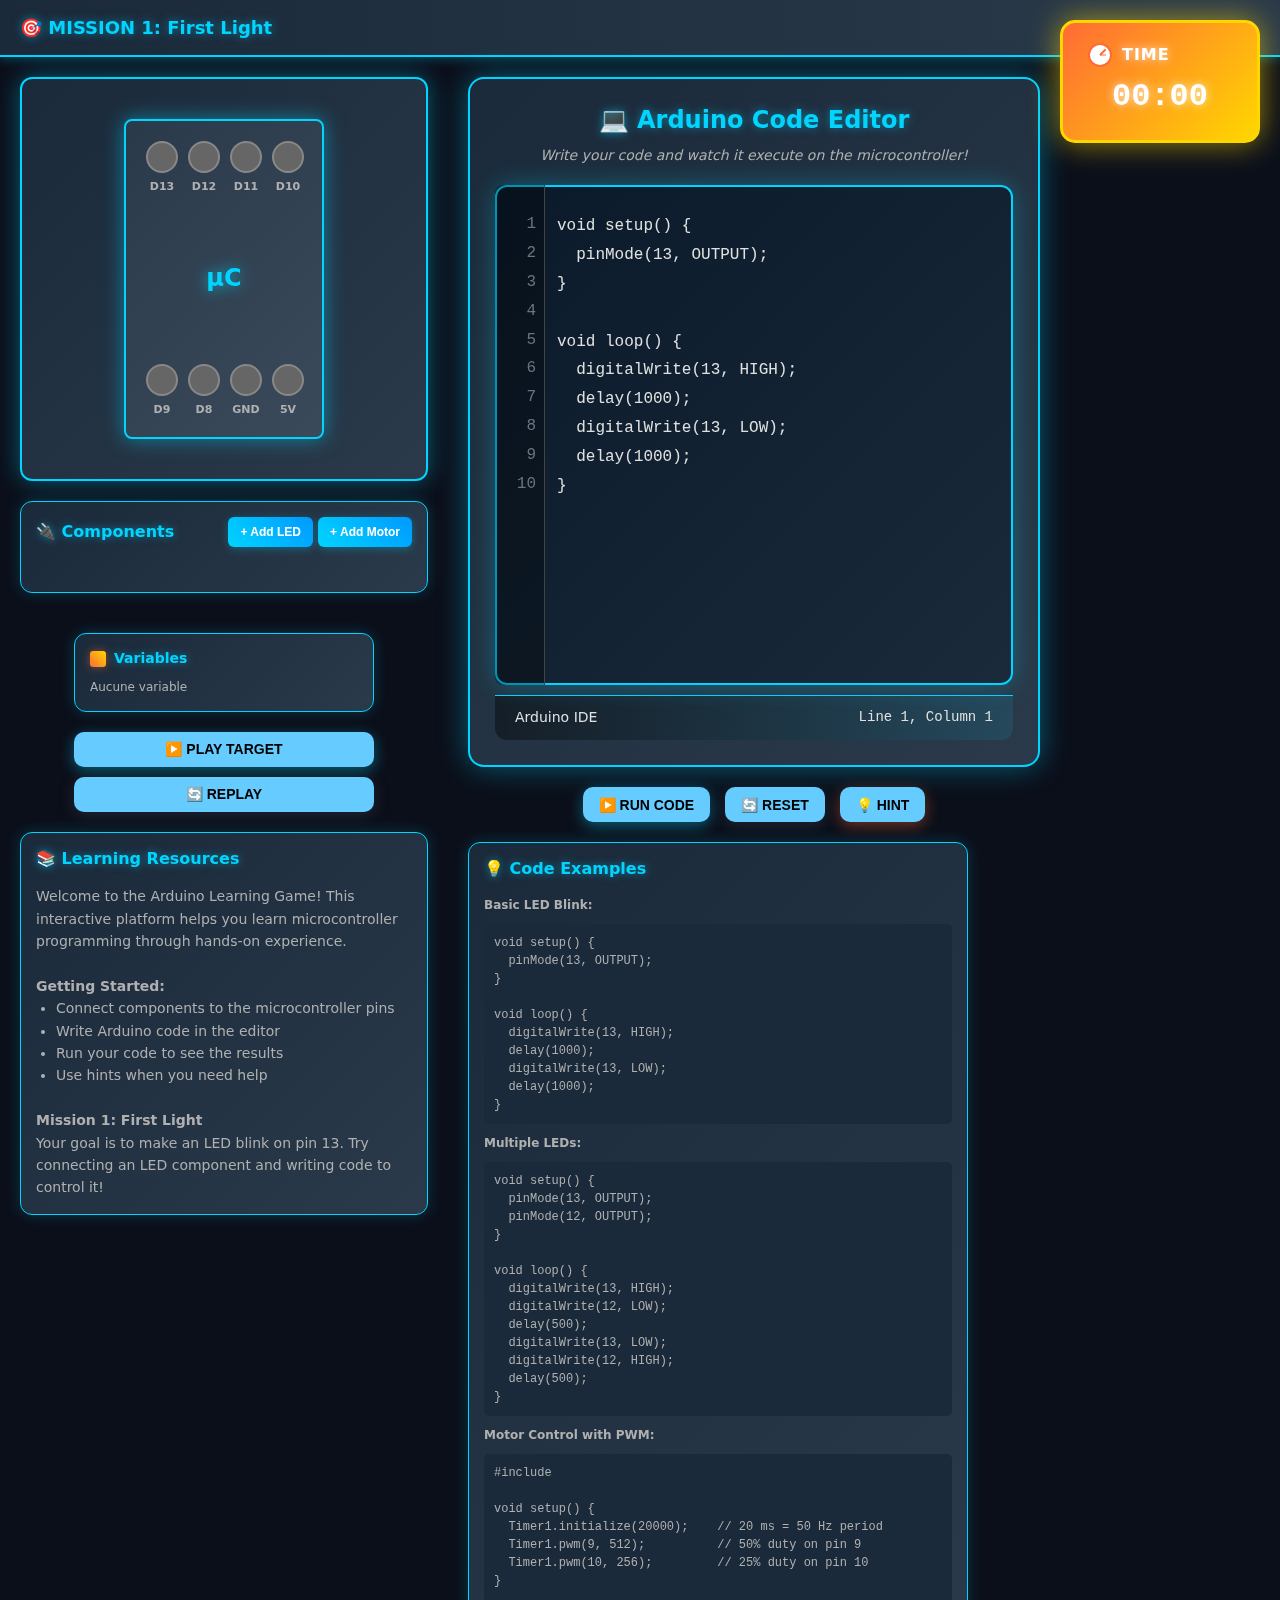
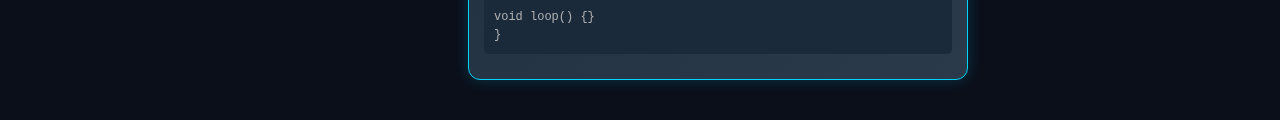
<file: index_new.html>
<!DOCTYPE html>
<html lang="en">
<head>
    <meta charset="UTF-8">
    <meta name="viewport" content="width=device-width, initial-scale=1.0">
    <title>Arduino Learning Game</title>
    
    <!-- CSS Imports -->
    <link rel="stylesheet" href="css/main.css">
    <link rel="stylesheet" href="styles.css">
</head>
<body>
    <!-- Animated Background -->
    <div class="bg-animation">
        <!-- Floating Particles -->
        <div class="particle"></div>
        <div class="particle"></div>
        <div class="particle"></div>
        <div class="particle"></div>
        <div class="particle"></div>
        <div class="particle"></div>
        <div class="particle"></div>
        <div class="particle"></div>
        <div class="particle"></div>
        
        <!-- Moving Gradient Overlays -->
        <div class="gradient-overlay"></div>
        <div class="gradient-overlay"></div>
        <div class="gradient-overlay"></div>
        <div class="gradient-overlay"></div>
        
        <!-- Geometric Shapes -->
        <div class="geometric-shape"></div>
        <div class="geometric-shape"></div>
        <div class="geometric-shape"></div>
        <div class="geometric-shape"></div>
    </div>

    <!-- Header Bar -->
    <div class="header">
        <div class="mission-title">🎯 MISSION 1: First Light</div>
    </div>

    <!-- Dedicated Timer Panel -->
    <div class="timer-panel">
        <div class="timer-header">
            <div class="clock-icon"></div>
            <div class="timer-label">TIME</div>
        </div>
        <div class="timer">00:00</div>
    </div>

    <!-- Code Execution Status -->
    <div class="code-status" id="codeStatus">
        <div>⚡ Code Running...</div>
    </div>

    <!-- Error Display -->
    <div class="error-display" id="errorDisplay">
        <div class="error-content">
            <div class="error-icon">❌</div>
            <div class="error-message"></div>
            <button class="error-close" onclick="window.uiManager.hideError()">✕</button>
        </div>
    </div>

    <!-- Main Container -->
    <div class="main-container">
        <!-- Left Panel - Microcontroller -->
        <div class="left-panel">
            <!-- Connection Lines Container -->
            <div class="connection-lines" id="connectionLines"></div>
            
            <!-- Microcontroller Visualization -->
            <div class="microcontroller-container">
                <!-- Microcontroller -->
                <div class="microcontroller">
                    <!-- Top Pins -->
                    <div class="pins-top">
                        <div class="pin">
                            <div class="pin-circle" data-pin="13"></div>
                            <div class="pin-label">D13</div>
                        </div>
                        <div class="pin">
                            <div class="pin-circle" data-pin="12"></div>
                            <div class="pin-label">D12</div>
                        </div>
                        <div class="pin">
                            <div class="pin-circle" data-pin="11"></div>
                            <div class="pin-label">D11</div>
                        </div>
                        <div class="pin">
                            <div class="pin-circle" data-pin="10"></div>
                            <div class="pin-label">D10</div>
                        </div>
                    </div>
                    
                    <div class="microcontroller-text">µC</div>
                    
                    <!-- Bottom Pins -->
                    <div class="pins-bottom">
                        <div class="pin">
                            <div class="pin-circle" data-pin="9"></div>
                            <div class="pin-label">D9</div>
                        </div>
                        <div class="pin">
                            <div class="pin-circle" data-pin="8"></div>
                            <div class="pin-label">D8</div>
                        </div>
                        <div class="pin">
                            <div class="pin-circle"></div>
                            <div class="pin-label">GND</div>
                        </div>
                        <div class="pin">
                            <div class="pin-circle"></div>
                            <div class="pin-label">5V</div>
                        </div>
                    </div>
                </div>
            </div>

            <!-- Components Section -->
            <div class="components-section">
                <div class="components-header">
                    <div class="components-title">🔌 Components</div>
                    <div>
                        <button class="add-component-btn" onclick="addLEDComponent()">+ Add LED</button>
                        <button class="add-component-btn" onclick="addMotorComponent()">+ Add Motor</button>
                    </div>
                </div>
                <div class="components-grid" id="componentsGrid">
                    <!-- Components will be added here dynamically -->
                </div>
            </div>

            <!-- Variables Section -->
            <div class="variables-section">
                <div class="variables-header">
                    <div class="variables-icon"></div>
                    <div class="variables-title">Variables</div>
                </div>
                <div class="variables-content">Aucune variable</div>
            </div>

            <!-- Left Panel Buttons -->
            <div class="left-buttons">
                <button class="btn btn-play">▶️ PLAY TARGET</button>
                <button class="btn btn-replay">🔄 REPLAY</button>
            </div>

            <!-- Additional Content Section for Scrolling -->
            <div class="additional-content">
                <div class="components-section">
                    <div class="components-header">
                        <div class="components-title">📚 Learning Resources</div>
                    </div>
                    <div style="color: #b0b0b0; font-size: 14px; line-height: 1.6;">
                        <p>Welcome to the Arduino Learning Game! This interactive platform helps you learn microcontroller programming through hands-on experience.</p>
                        <br>
                        <p><strong>Getting Started:</strong></p>
                        <ul style="margin-left: 20px;">
                            <li>Connect components to the microcontroller pins</li>
                            <li>Write Arduino code in the editor</li>
                            <li>Run your code to see the results</li>
                            <li>Use hints when you need help</li>
                        </ul>
                        <br>
                        <p><strong>Mission 1: First Light</strong></p>
                        <p>Your goal is to make an LED blink on pin 13. Try connecting an LED component and writing code to control it!</p>
                    </div>
                </div>
            </div>
        </div>

        <!-- Right Panel - Code Editor -->
        <div class="right-panel">
            <div class="code-editor-container">
                <div class="editor-header">
                    <h3>💻 Arduino Code Editor</h3>
                    <div class="editor-info">Write your code and watch it execute on the microcontroller!</div>
                </div>
                <div class="code-editor-wrapper">
                    <div class="line-numbers" id="lineNumbers"></div>
                    <textarea class="code-editor code-editor-with-lines" id="codeEditor" placeholder="Write your Arduino code here...">void setup() {
  pinMode(13, OUTPUT);
}

void loop() {
  digitalWrite(13, HIGH);
  delay(1000);
  digitalWrite(13, LOW);
  delay(1000);
}</textarea>
                </div>
                <div class="code-completion" id="codeCompletion" style="display: none;"></div>
                <div class="editor-status">
                    <span>Arduino IDE</span>
                    <span class="cursor-position" id="cursorPosition">Line 1, Column 1</span>
                </div>
            </div>

            <!-- Right Panel Buttons -->
            <div class="right-buttons">
                <button class="btn btn-run">▶️ RUN CODE</button>
                <button class="btn btn-reset">🔄 RESET</button>
                <button class="btn btn-hint">💡 HINT</button>
            </div>

            <!-- Additional Code Examples Section -->
            <div class="code-examples-section" style="margin-top: 20px;">
                <div class="components-section">
                    <div class="components-header">
                        <div class="components-title">💡 Code Examples</div>
                    </div>
                    <div style="color: #b0b0b0; font-size: 12px; line-height: 1.5;">
                        <p><strong>Basic LED Blink:</strong></p>
                        <pre style="background: #1a2a3a; padding: 10px; border-radius: 5px; margin: 10px 0; overflow-x: auto;">
void setup() {
  pinMode(13, OUTPUT);
}

void loop() {
  digitalWrite(13, HIGH);
  delay(1000);
  digitalWrite(13, LOW);
  delay(1000);
}</pre>
                        <p><strong>Multiple LEDs:</strong></p>
                        <pre style="background: #1a2a3a; padding: 10px; border-radius: 5px; margin: 10px 0; overflow-x: auto;">
void setup() {
  pinMode(13, OUTPUT);
  pinMode(12, OUTPUT);
}

void loop() {
  digitalWrite(13, HIGH);
  digitalWrite(12, LOW);
  delay(500);
  digitalWrite(13, LOW);
  digitalWrite(12, HIGH);
  delay(500);
}</pre>
                        <p><strong>Motor Control with PWM:</strong></p>
                        <pre style="background: #1a2a3a; padding: 10px; border-radius: 5px; margin: 10px 0; overflow-x: auto;">
#include <TimerOne.h>

void setup() {
  Timer1.initialize(20000);    // 20 ms = 50 Hz period
  Timer1.pwm(9, 512);          // 50% duty on pin 9
  Timer1.pwm(10, 256);         // 25% duty on pin 10
}

void loop() {}
}</pre>
                    </div>
                </div>
            </div>
        </div>
    </div>

    <!-- JavaScript Imports -->
    <!-- Core Systems -->
    <script src="js/core/gameState.js"></script>
    <script src="js/core/pinManager.js"></script>
    <script src="js/core/arduinoParser.js"></script>
    
    <!-- Component Management -->
    <script src="js/components/componentManager.js"></script>
    
    <!-- UI Management -->
    <script src="js/ui/codeEditor.js"></script>
    <script src="js/ui/uiManager.js"></script>
    
    <!-- Background Effects -->
    <script src="fx.js"></script>
    
    <!-- Main Application -->
    <script src="js/app.js"></script>
</body>
</html>
</file>
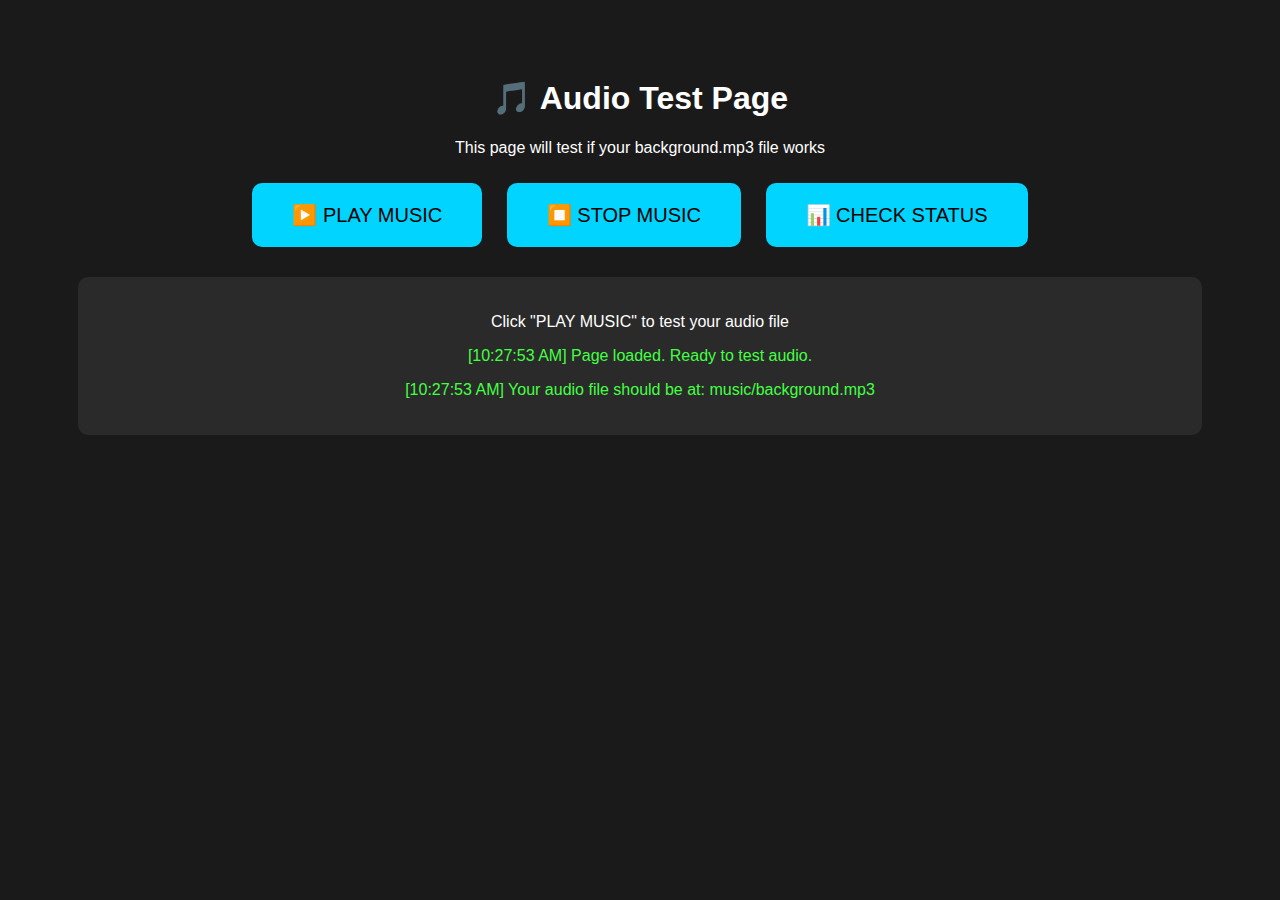
<file: test_audio.html>
<!DOCTYPE html>
<html lang="en">
<head>
    <meta charset="UTF-8">
    <meta name="viewport" content="width=device-width, initial-scale=1.0">
    <title>Audio Test</title>
    <style>
        body {
            font-family: Arial, sans-serif;
            background: #1a1a1a;
            color: #fff;
            padding: 50px;
            text-align: center;
        }
        button {
            background: #00D4FF;
            color: #000;
            border: none;
            padding: 20px 40px;
            font-size: 20px;
            border-radius: 10px;
            cursor: pointer;
            margin: 10px;
        }
        button:hover {
            background: #00b8e6;
        }
        .status {
            margin: 20px;
            padding: 20px;
            background: #2a2a2a;
            border-radius: 10px;
            font-size: 16px;
        }
        .error { color: #ff4444; }
        .success { color: #44ff44; }
        .warning { color: #ffaa00; }
    </style>
</head>
<body>
    <h1>🎵 Audio Test Page</h1>
    <p>This page will test if your background.mp3 file works</p>
    
    <button onclick="testAudio()">▶️ PLAY MUSIC</button>
    <button onclick="stopAudio()">⏹️ STOP MUSIC</button>
    <button onclick="checkStatus()">📊 CHECK STATUS</button>
    
    <div class="status" id="status">
        <p>Click "PLAY MUSIC" to test your audio file</p>
    </div>

    <script>
        let audio = null;
        const statusDiv = document.getElementById('status');

        function log(message, type = 'success') {
            const timestamp = new Date().toLocaleTimeString();
            const className = type === 'error' ? 'error' : type === 'warning' ? 'warning' : 'success';
            statusDiv.innerHTML += `<p class="${className}">[${timestamp}] ${message}</p>`;
            console.log(message);
        }

        function testAudio() {
            log('🎵 Attempting to play music/background.mp3...', 'warning');
            
            try {
                // Create new audio element
                audio = new Audio('music/background.mp3.mp3');
                audio.loop = true;
                audio.volume = 0.5; // 50% volume
                
                // Add event listeners
                audio.addEventListener('loadeddata', () => {
                    log('✅ Audio file loaded successfully!', 'success');
                    log(`Duration: ${audio.duration.toFixed(2)} seconds`, 'success');
                });
                
                audio.addEventListener('canplay', () => {
                    log('✅ Audio is ready to play', 'success');
                });
                
                audio.addEventListener('playing', () => {
                    log('✅ Audio is now playing!', 'success');
                });
                
                audio.addEventListener('error', (e) => {
                    log('❌ ERROR loading audio file!', 'error');
                    log(`Error type: ${audio.error.code}`, 'error');
                    log('Possible causes:', 'error');
                    log('1. File does not exist at music/background.mp3', 'error');
                    log('2. File is corrupted', 'error');
                    log('3. File is not a valid MP3', 'error');
                    log('4. Browser cannot play this audio format', 'error');
                });
                
                // Try to play
                audio.play()
                    .then(() => {
                        log('✅ Play started successfully!', 'success');
                    })
                    .catch((error) => {
                        log(`⚠️ Autoplay prevented: ${error.message}`, 'warning');
                        log('This is normal - browser security blocked autoplay', 'warning');
                        log('But audio should play now since you clicked the button!', 'warning');
                    });
                    
            } catch (error) {
                log(`❌ JavaScript error: ${error.message}`, 'error');
            }
        }

        function stopAudio() {
            if (audio) {
                audio.pause();
                audio.currentTime = 0;
                log('⏹️ Audio stopped', 'warning');
            } else {
                log('⚠️ No audio playing', 'warning');
            }
        }

        function checkStatus() {
            if (!audio) {
                log('⚠️ Audio not initialized yet. Click PLAY MUSIC first.', 'warning');
                return;
            }
            
            log('📊 Audio Status:', 'success');
            log(`- Is playing: ${!audio.paused}`, 'success');
            log(`- Current time: ${audio.currentTime.toFixed(2)}s`, 'success');
            log(`- Duration: ${audio.duration.toFixed(2)}s`, 'success');
            log(`- Volume: ${audio.volume * 100}%`, 'success');
            log(`- Loop: ${audio.loop}`, 'success');
            log(`- Ready state: ${audio.readyState}`, 'success');
            log(`- Network state: ${audio.networkState}`, 'success');
        }

        // Test on page load
        window.addEventListener('load', () => {
            log('Page loaded. Ready to test audio.', 'success');
            log('Your audio file should be at: music/background.mp3', 'success');
        });
    </script>
</body>
</html>
</file>
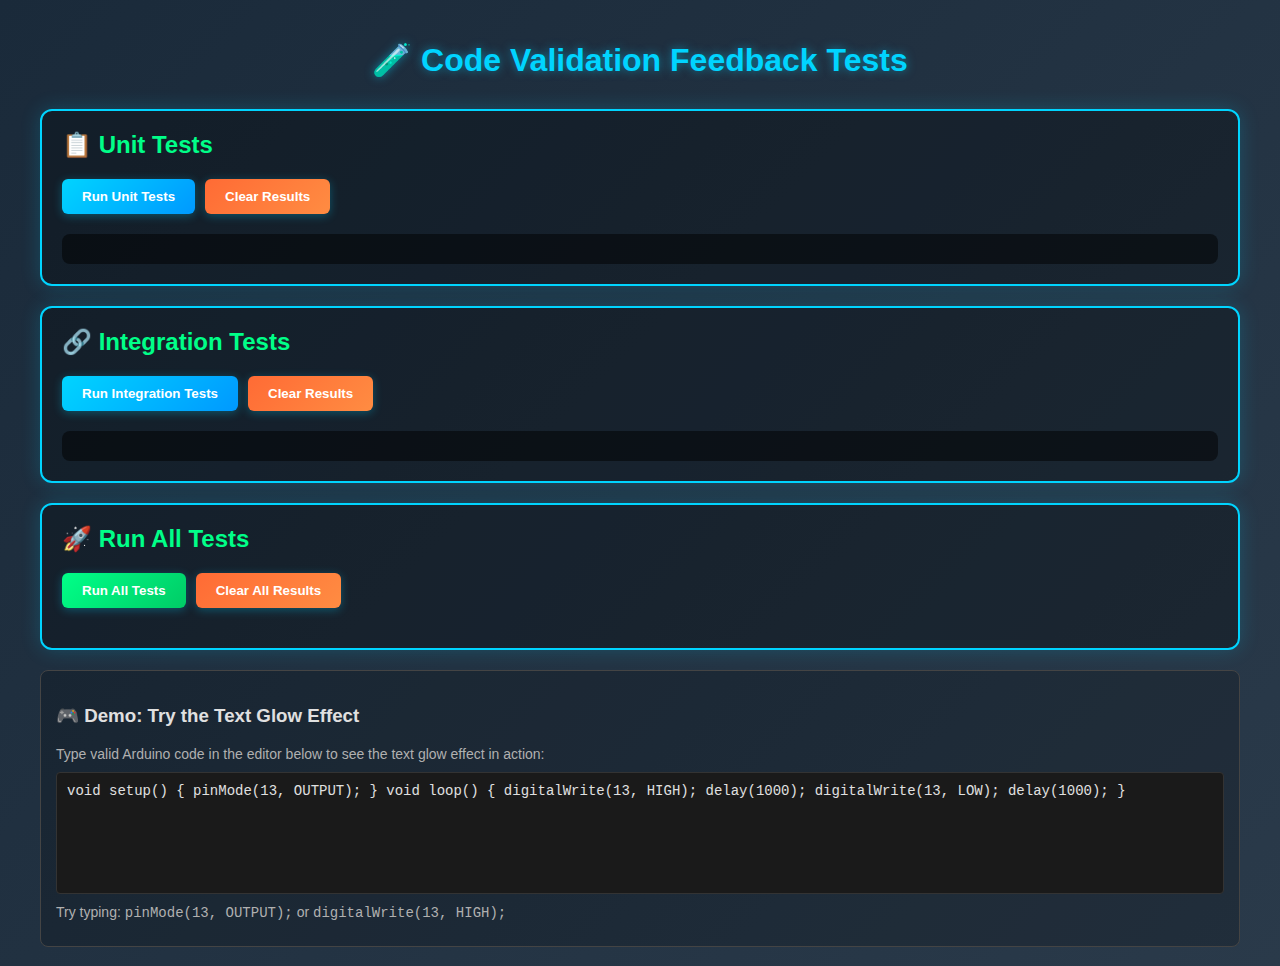
<file: test_code_validation.html>
<!DOCTYPE html>
<html lang="en">
<head>
    <meta charset="UTF-8">
    <meta name="viewport" content="width=device-width, initial-scale=1.0">
    <title>Code Validation Feedback Tests</title>
    <style>
        body {
            font-family: 'Segoe UI', Tahoma, Geneva, Verdana, sans-serif;
            margin: 0;
            padding: 20px;
            background: linear-gradient(135deg, #1a2a3a, #2a3a4a);
            color: #e0e0e0;
            min-height: 100vh;
        }
        
        .container {
            max-width: 1200px;
            margin: 0 auto;
        }
        
        h1 {
            color: #00D4FF;
            text-align: center;
            margin-bottom: 30px;
            text-shadow: 0 0 10px rgba(0, 212, 255, 0.5);
        }
        
        .test-section {
            background: rgba(0, 0, 0, 0.3);
            border: 2px solid #00D4FF;
            border-radius: 12px;
            padding: 20px;
            margin-bottom: 20px;
            box-shadow: 0 0 20px rgba(0, 212, 255, 0.2);
        }
        
        .test-section h2 {
            color: #00FF88;
            margin-top: 0;
        }
        
        .test-controls {
            display: flex;
            gap: 10px;
            margin-bottom: 20px;
            flex-wrap: wrap;
        }
        
        .btn {
            background: linear-gradient(135deg, #00D4FF, #0099FF);
            border: none;
            color: white;
            padding: 10px 20px;
            border-radius: 6px;
            cursor: pointer;
            font-weight: bold;
            transition: all 0.3s ease;
            box-shadow: 0 2px 10px rgba(0, 212, 255, 0.3);
        }
        
        .btn:hover {
            transform: translateY(-2px);
            box-shadow: 0 4px 15px rgba(0, 212, 255, 0.4);
        }
        
        .btn:disabled {
            opacity: 0.5;
            cursor: not-allowed;
            transform: none;
        }
        
        .btn-success {
            background: linear-gradient(135deg, #00FF88, #00CC66);
        }
        
        .btn-warning {
            background: linear-gradient(135deg, #FF6B35, #FF8C42);
        }
        
        .test-results {
            background: rgba(0, 0, 0, 0.5);
            border-radius: 8px;
            padding: 15px;
            margin-top: 15px;
            max-height: 400px;
            overflow-y: auto;
        }
        
        .test-result {
            padding: 8px 12px;
            margin: 5px 0;
            border-radius: 4px;
            border-left: 4px solid;
        }
        
        .test-result.pass {
            background: rgba(0, 255, 136, 0.1);
            border-left-color: #00FF88;
            color: #00FF88;
        }
        
        .test-result.fail {
            background: rgba(255, 107, 53, 0.1);
            border-left-color: #FF6B35;
            color: #FF6B35;
        }
        
        .test-summary {
            background: rgba(0, 0, 0, 0.4);
            border: 1px solid #444;
            border-radius: 8px;
            padding: 15px;
            margin-top: 20px;
        }
        
        .summary-stats {
            display: flex;
            gap: 20px;
            margin-bottom: 10px;
        }
        
        .stat {
            text-align: center;
        }
        
        .stat-number {
            font-size: 24px;
            font-weight: bold;
            color: #00D4FF;
        }
        
        .stat-label {
            font-size: 12px;
            color: #999;
        }
        
        .loading {
            text-align: center;
            color: #00D4FF;
            font-style: italic;
        }
        
        .demo-section {
            background: rgba(0, 0, 0, 0.2);
            border: 1px solid #444;
            border-radius: 8px;
            padding: 15px;
            margin-top: 20px;
        }
        
        .demo-code {
            background: #1a1a1a;
            border: 1px solid #333;
            border-radius: 4px;
            padding: 10px;
            font-family: 'Courier New', monospace;
            font-size: 14px;
            color: #e0e0e0;
            margin: 10px 0;
        }
        
        .demo-instructions {
            color: #b0b0b0;
            font-size: 14px;
            margin-bottom: 10px;
        }
    </style>
</head>
<body>
    <div class="container">
        <h1>🧪 Code Validation Feedback Tests</h1>
        
        <div class="test-section">
            <h2>📋 Unit Tests</h2>
            <div class="test-controls">
                <button class="btn" id="runUnitTests">Run Unit Tests</button>
                <button class="btn btn-warning" id="clearUnitResults">Clear Results</button>
            </div>
            <div class="test-results" id="unitTestResults"></div>
        </div>
        
        <div class="test-section">
            <h2>🔗 Integration Tests</h2>
            <div class="test-controls">
                <button class="btn" id="runIntegrationTests">Run Integration Tests</button>
                <button class="btn btn-warning" id="clearIntegrationResults">Clear Results</button>
            </div>
            <div class="test-results" id="integrationTestResults"></div>
        </div>
        
        <div class="test-section">
            <h2>🚀 Run All Tests</h2>
            <div class="test-controls">
                <button class="btn btn-success" id="runAllTests">Run All Tests</button>
                <button class="btn btn-warning" id="clearAllResults">Clear All Results</button>
            </div>
            <div class="test-summary" id="testSummary" style="display: none;">
                <div class="summary-stats">
                    <div class="stat">
                        <div class="stat-number" id="totalTests">0</div>
                        <div class="stat-label">Total Tests</div>
                    </div>
                    <div class="stat">
                        <div class="stat-number" id="passedTests">0</div>
                        <div class="stat-label">Passed</div>
                    </div>
                    <div class="stat">
                        <div class="stat-number" id="failedTests">0</div>
                        <div class="stat-label">Failed</div>
                    </div>
                    <div class="stat">
                        <div class="stat-number" id="successRate">0%</div>
                        <div class="stat-label">Success Rate</div>
                    </div>
                </div>
            </div>
        </div>
        
        <div class="demo-section">
            <h3>🎮 Demo: Try the Text Glow Effect</h3>
            <div class="demo-instructions">
                Type valid Arduino code in the editor below to see the text glow effect in action:
            </div>
            <div class="demo-code" id="demoEditor" contenteditable="true" style="min-height: 100px;">
void setup() {
  pinMode(13, OUTPUT);
}

void loop() {
  digitalWrite(13, HIGH);
  delay(1000);
  digitalWrite(13, LOW);
  delay(1000);
}
            </div>
            <div class="demo-instructions">
                Try typing: <code>pinMode(13, OUTPUT);</code> or <code>digitalWrite(13, HIGH);</code>
            </div>
        </div>
    </div>

    <!-- Load all necessary scripts -->
    <script src="js/ui/simpleSoundEffectsManager.js"></script>
    <script src="js/ui/visualEffectsManager.js"></script>
    <script src="js/ui/codeValidationFeedback.js"></script>
    <script src="js/ui/codeEditor.js"></script>
    <script src="js/tests/codeValidationTests.js"></script>
    <script src="js/tests/integrationTests.js"></script>
    
    <script>
        class TestRunner {
            constructor() {
                this.unitTests = null;
                this.integrationTests = null;
                this.allResults = [];
                this.initializeTests();
                this.setupEventListeners();
                this.setupDemoEditor();
            }
            
            initializeTests() {
                if (window.CodeValidationTests) {
                    this.unitTests = new CodeValidationTests();
                    this.unitTests.init();
                }
                
                if (window.IntegrationTests) {
                    this.integrationTests = new IntegrationTests();
                    this.integrationTests.init();
                }
            }
            
            setupEventListeners() {
                document.getElementById('runUnitTests').addEventListener('click', () => this.runUnitTests());
                document.getElementById('runIntegrationTests').addEventListener('click', () => this.runIntegrationTests());
                document.getElementById('runAllTests').addEventListener('click', () => this.runAllTests());
                document.getElementById('clearUnitResults').addEventListener('click', () => this.clearResults('unitTestResults'));
                document.getElementById('clearIntegrationResults').addEventListener('click', () => this.clearResults('integrationTestResults'));
                document.getElementById('clearAllResults').addEventListener('click', () => this.clearAllResults());
            }
            
            setupDemoEditor() {
                const demoEditor = document.getElementById('demoEditor');
                if (demoEditor && window.codeValidationFeedback) {
                    demoEditor.addEventListener('input', (e) => {
                        const text = e.target.textContent;
                        const lines = text.split('\n');
                        const currentLine = lines[lines.length - 1];
                        
                        if (currentLine.endsWith(';') || currentLine.endsWith('{')) {
                            if (window.codeValidationFeedback.isValidCodeLine(currentLine)) {
                                // Add glow effect
                                e.target.style.animation = 'textGlow 0.8s ease-in-out';
                                setTimeout(() => {
                                    e.target.style.animation = '';
                                }, 800);
                                
                                // Play sound
                                if (window.simpleSoundEffectsManager) {
                                    window.simpleSoundEffectsManager.playValidCode();
                                }
                            }
                        }
                    });
                }
            }
            
            async runUnitTests() {
                const resultsDiv = document.getElementById('unitTestResults');
                resultsDiv.innerHTML = '<div class="loading">Running unit tests...</div>';
                
                try {
                    if (!this.unitTests) {
                        throw new Error('Unit tests not available');
                    }
                    
                    const results = await this.unitTests.runAllTests();
                    this.displayResults(results, resultsDiv);
                } catch (error) {
                    resultsDiv.innerHTML = `<div class="test-result fail">❌ Error: ${error.message}</div>`;
                }
            }
            
            async runIntegrationTests() {
                const resultsDiv = document.getElementById('integrationTestResults');
                resultsDiv.innerHTML = '<div class="loading">Running integration tests...</div>';
                
                try {
                    if (!this.integrationTests) {
                        throw new Error('Integration tests not available');
                    }
                    
                    const results = await this.integrationTests.runAllTests();
                    this.displayResults(results, resultsDiv);
                } catch (error) {
                    resultsDiv.innerHTML = `<div class="test-result fail">❌ Error: ${error.message}</div>`;
                }
            }
            
            async runAllTests() {
                console.log('🚀 Running all tests...');
                this.allResults = [];
                
                // Run unit tests
                if (this.unitTests) {
                    try {
                        const unitResults = await this.unitTests.runAllTests();
                        this.allResults = this.allResults.concat(unitResults);
                    } catch (error) {
                        console.error('Unit tests failed:', error);
                    }
                }
                
                // Run integration tests
                if (this.integrationTests) {
                    try {
                        const integrationResults = await this.integrationTests.runAllTests();
                        this.allResults = this.allResults.concat(integrationResults);
                    } catch (error) {
                        console.error('Integration tests failed:', error);
                    }
                }
                
                this.updateSummary();
            }
            
            displayResults(results, container) {
                container.innerHTML = '';
                
                results.forEach(result => {
                    const div = document.createElement('div');
                    div.className = `test-result ${result.status.toLowerCase()}`;
                    div.innerHTML = `
                        <strong>${result.status === 'PASS' ? '✅' : '❌'} ${result.name}</strong>
                        <br><small>${result.details}</small>
                    `;
                    container.appendChild(div);
                });
            }
            
            updateSummary() {
                const total = this.allResults.length;
                const passed = this.allResults.filter(r => r.status === 'PASS').length;
                const failed = this.allResults.filter(r => r.status === 'FAIL').length;
                const successRate = total > 0 ? Math.round((passed / total) * 100) : 0;
                
                document.getElementById('totalTests').textContent = total;
                document.getElementById('passedTests').textContent = passed;
                document.getElementById('failedTests').textContent = failed;
                document.getElementById('successRate').textContent = successRate + '%';
                
                document.getElementById('testSummary').style.display = 'block';
            }
            
            clearResults(containerId) {
                document.getElementById(containerId).innerHTML = '';
            }
            
            clearAllResults() {
                this.clearResults('unitTestResults');
                this.clearResults('integrationTestResults');
                document.getElementById('testSummary').style.display = 'none';
                this.allResults = [];
            }
        }
        
        // Initialize test runner when page loads
        document.addEventListener('DOMContentLoaded', () => {
            window.testRunner = new TestRunner();
            console.log('✅ Test runner initialized');
        });
    </script>
</body>
</html>
</file>
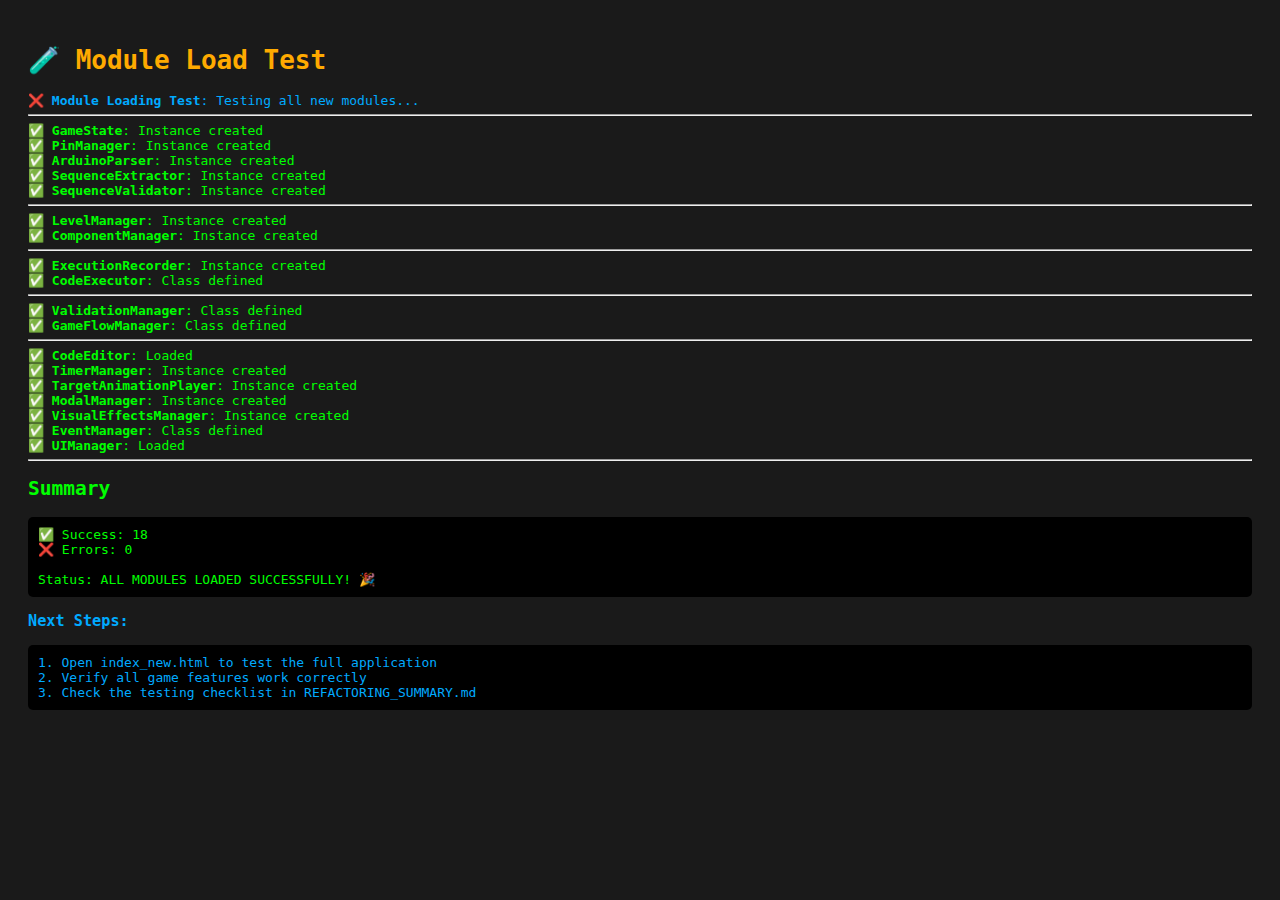
<file: test_load.html>
<!DOCTYPE html>
<html lang="en">
<head>
    <meta charset="UTF-8">
    <meta name="viewport" content="width=device-width, initial-scale=1.0">
    <title>Module Load Test</title>
    <style>
        body {
            font-family: monospace;
            padding: 20px;
            background: #1a1a1a;
            color: #00ff00;
        }
        .success { color: #00ff00; }
        .error { color: #ff0000; }
        .info { color: #00aaff; }
        h1 { color: #ffaa00; }
        pre { background: #000; padding: 10px; border-radius: 5px; }
    </style>
</head>
<body>
    <h1>🧪 Module Load Test</h1>
    <div id="results"></div>

    <!-- Load all modules -->
    <script src="js/core/gameState.js"></script>
    <script src="js/core/pinManager.js"></script>
    <script src="js/core/arduinoParser.js"></script>
    <script src="js/core/sequenceExtractor.js"></script>
    <script src="js/core/sequenceValidator.js"></script>
    <script src="js/levels/levelData.js"></script>
    <script src="js/levels/levelManager.js"></script>
    <script src="js/components/componentManager.js"></script>
    <script src="js/execution/executionRecorder.js"></script>
    <script src="js/execution/codeExecutor.js"></script>
    <script src="js/game/validationManager.js"></script>
    <script src="js/game/gameFlowManager.js"></script>
    <script src="js/ui/codeEditor.js"></script>
    <script src="js/ui/timerManager.js"></script>
    <script src="js/ui/targetAnimationPlayer.js"></script>
    <script src="js/ui/modalManager.js"></script>
    <script src="js/ui/visualEffectsManager.js"></script>
    <script src="js/ui/eventManager.js"></script>
    
    <script>
        const results = document.getElementById('results');
        
        function addResult(module, status, message = '') {
            const div = document.createElement('div');
            div.className = status;
            div.innerHTML = `${status === 'success' ? '✅' : '❌'} <strong>${module}</strong>: ${message || (status === 'success' ? 'Loaded' : 'Failed')}`;
            results.appendChild(div);
        }
        
        function testModule(name, testFn) {
            try {
                const result = testFn();
                if (result) {
                    addResult(name, 'success', result);
                } else {
                    addResult(name, 'success');
                }
            } catch (error) {
                addResult(name, 'error', error.message);
            }
        }
        
        // Test all modules
        addResult('Module Loading Test', 'info', 'Testing all new modules...');
        results.innerHTML += '<hr>';
        
        // Core Systems
        testModule('GameState', () => window.gameState ? 'Instance created' : null);
        testModule('PinManager', () => window.pinManager ? 'Instance created' : null);
        testModule('ArduinoParser', () => window.arduinoParser ? 'Instance created' : null);
        testModule('SequenceExtractor', () => window.sequenceExtractor ? 'Instance created' : null);
        testModule('SequenceValidator', () => window.sequenceValidator ? 'Instance created' : null);
        
        results.innerHTML += '<hr>';
        
        // Level System
        testModule('LevelManager', () => window.levelManager ? 'Instance created' : null);
        testModule('ComponentManager', () => window.componentManager ? 'Instance created' : null);
        
        results.innerHTML += '<hr>';
        
        // Execution Systems
        testModule('ExecutionRecorder', () => window.executionRecorder ? 'Instance created' : null);
        testModule('CodeExecutor', () => typeof CodeExecutor === 'function' ? 'Class defined' : null);
        
        results.innerHTML += '<hr>';
        
        // Game Systems
        testModule('ValidationManager', () => typeof ValidationManager === 'function' ? 'Class defined' : null);
        testModule('GameFlowManager', () => typeof GameFlowManager === 'function' ? 'Class defined' : null);
        
        results.innerHTML += '<hr>';
        
        // UI Systems
        testModule('CodeEditor', () => window.codeEditor ? 'Instance created' : null);
        testModule('TimerManager', () => window.timerManager ? 'Instance created' : null);
        testModule('TargetAnimationPlayer', () => window.targetAnimationPlayer ? 'Instance created' : null);
        testModule('ModalManager', () => window.modalManager ? 'Instance created' : null);
        testModule('VisualEffectsManager', () => window.visualEffectsManager ? 'Instance created' : null);
        testModule('EventManager', () => typeof EventManager === 'function' ? 'Class defined' : null);
        testModule('UIManager', () => typeof UIManager === 'function' ? 'Class defined' : null);
        
        results.innerHTML += '<hr>';
        
        // Summary
        const successCount = document.querySelectorAll('.success').length;
        const errorCount = document.querySelectorAll('.error').length;
        
        const summary = document.createElement('div');
        summary.className = successCount > 0 && errorCount === 0 ? 'success' : (errorCount > 0 ? 'error' : 'info');
        summary.innerHTML = `<h2>Summary</h2><pre>✅ Success: ${successCount}\n❌ Errors: ${errorCount}\n\nStatus: ${errorCount === 0 ? 'ALL MODULES LOADED SUCCESSFULLY! 🎉' : 'SOME MODULES FAILED TO LOAD ⚠️'}</pre>`;
        results.appendChild(summary);
        
        if (errorCount === 0) {
            const nextSteps = document.createElement('div');
            nextSteps.className = 'info';
            nextSteps.innerHTML = `<h3>Next Steps:</h3><pre>1. Open index_new.html to test the full application
2. Verify all game features work correctly
3. Check the testing checklist in REFACTORING_SUMMARY.md</pre>`;
            results.appendChild(nextSteps);
        }
    </script>
</body>
</html>
</file>
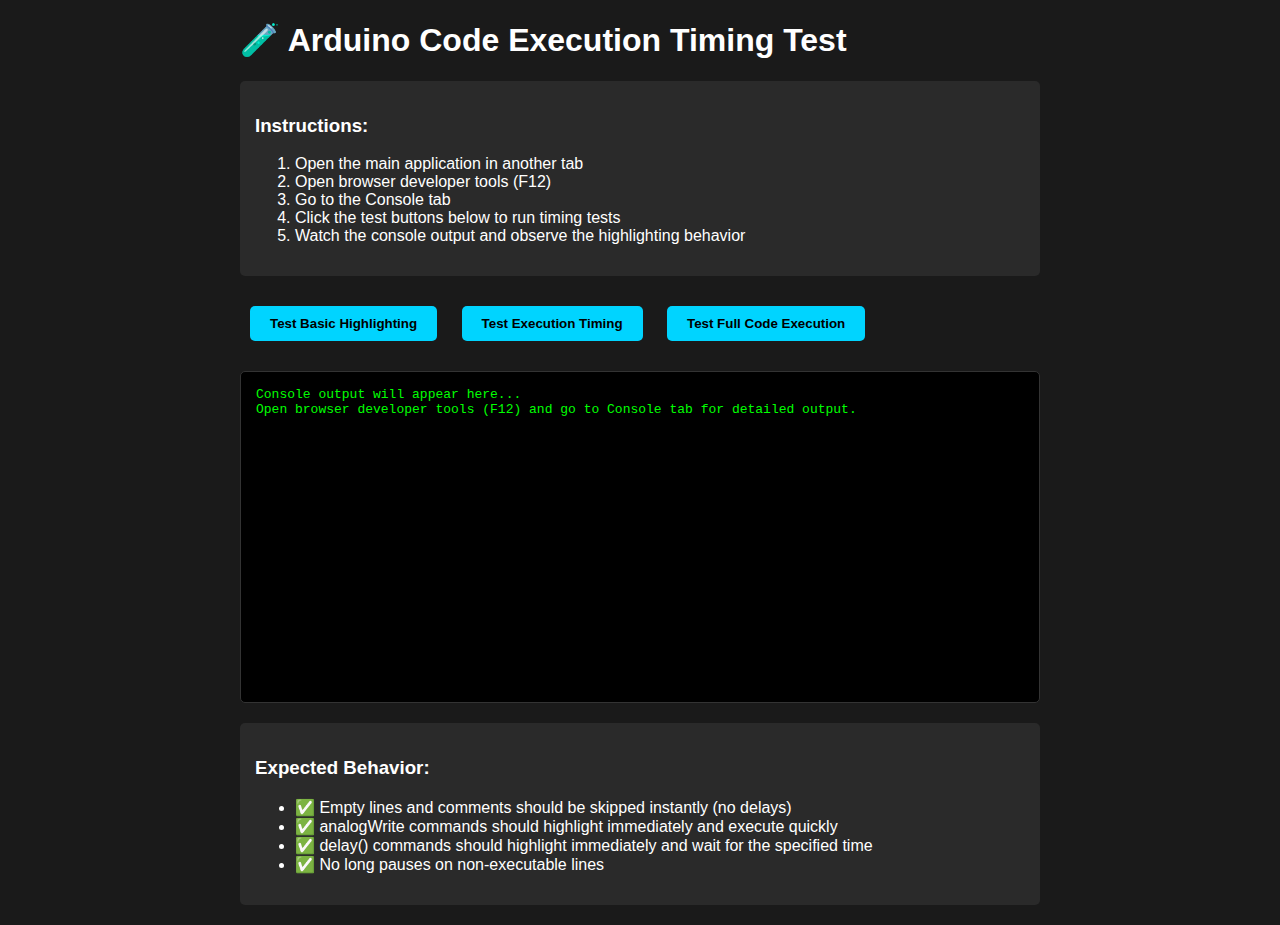
<file: test_timing.html>
<!DOCTYPE html>
<html lang="en">
<head>
    <meta charset="UTF-8">
    <meta name="viewport" content="width=device-width, initial-scale=1.0">
    <title>Arduino Code Execution Timing Test</title>
    <style>
        body {
            font-family: Arial, sans-serif;
            margin: 20px;
            background: #1a1a1a;
            color: #fff;
        }
        .test-container {
            max-width: 800px;
            margin: 0 auto;
        }
        .test-button {
            background: #00D4FF;
            color: #000;
            border: none;
            padding: 10px 20px;
            margin: 10px;
            border-radius: 5px;
            cursor: pointer;
            font-weight: bold;
        }
        .test-button:hover {
            background: #0099FF;
        }
        .console-output {
            background: #000;
            color: #0f0;
            padding: 15px;
            border-radius: 5px;
            font-family: monospace;
            height: 300px;
            overflow-y: auto;
            margin: 20px 0;
            border: 1px solid #333;
        }
        .instructions {
            background: #2a2a2a;
            padding: 15px;
            border-radius: 5px;
            margin: 20px 0;
        }
    </style>
</head>
<body>
    <div class="test-container">
        <h1>🧪 Arduino Code Execution Timing Test</h1>
        
        <div class="instructions">
            <h3>Instructions:</h3>
            <ol>
                <li>Open the main application in another tab</li>
                <li>Open browser developer tools (F12)</li>
                <li>Go to the Console tab</li>
                <li>Click the test buttons below to run timing tests</li>
                <li>Watch the console output and observe the highlighting behavior</li>
            </ol>
        </div>
        
        <button class="test-button" onclick="testHighlighting()">Test Basic Highlighting</button>
        <button class="test-button" onclick="testExecutionTiming()">Test Execution Timing</button>
        <button class="test-button" onclick="testCodeExecution()">Test Full Code Execution</button>
        
        <div class="console-output" id="consoleOutput">
            <div>Console output will appear here...</div>
            <div>Open browser developer tools (F12) and go to Console tab for detailed output.</div>
        </div>
        
        <div class="instructions">
            <h3>Expected Behavior:</h3>
            <ul>
                <li>✅ Empty lines and comments should be skipped instantly (no delays)</li>
                <li>✅ analogWrite commands should highlight immediately and execute quickly</li>
                <li>✅ delay() commands should highlight immediately and wait for the specified time</li>
                <li>✅ No long pauses on non-executable lines</li>
            </ul>
        </div>
    </div>

    <script>
        // Test functions that will be called from the main application
        function testHighlighting() {
            if (window.codeEditor) {
                window.codeEditor.testHighlighting();
                logToConsole('🧪 Started basic highlighting test...');
            } else {
                logToConsole('❌ Code editor not available. Make sure the main app is loaded.');
            }
        }
        
        function testExecutionTiming() {
            if (window.codeEditor) {
                window.codeEditor.testExecutionTiming();
                logToConsole('🧪 Started execution timing test...');
            } else {
                logToConsole('❌ Code editor not available. Make sure the main app is loaded.');
            }
        }
        
        function testCodeExecution() {
            if (window.uiManager) {
                window.uiManager.testCodeExecution();
                logToConsole('🧪 Started full code execution test...');
            } else {
                logToConsole('❌ UI Manager not available. Make sure the main app is loaded.');
            }
        }
        
        function logToConsole(message) {
            const output = document.getElementById('consoleOutput');
            const timestamp = new Date().toLocaleTimeString();
            output.innerHTML += `<div>[${timestamp}] ${message}</div>`;
            output.scrollTop = output.scrollHeight;
        }
        
        // Check if main app is loaded
        setInterval(() => {
            if (window.codeEditor && window.uiManager) {
                document.getElementById('consoleOutput').innerHTML = 
                    '<div style="color: #0f0;">✅ Main application detected and ready for testing!</div>';
            }
        }, 1000);
    </script>
</body>
</html>
</file>
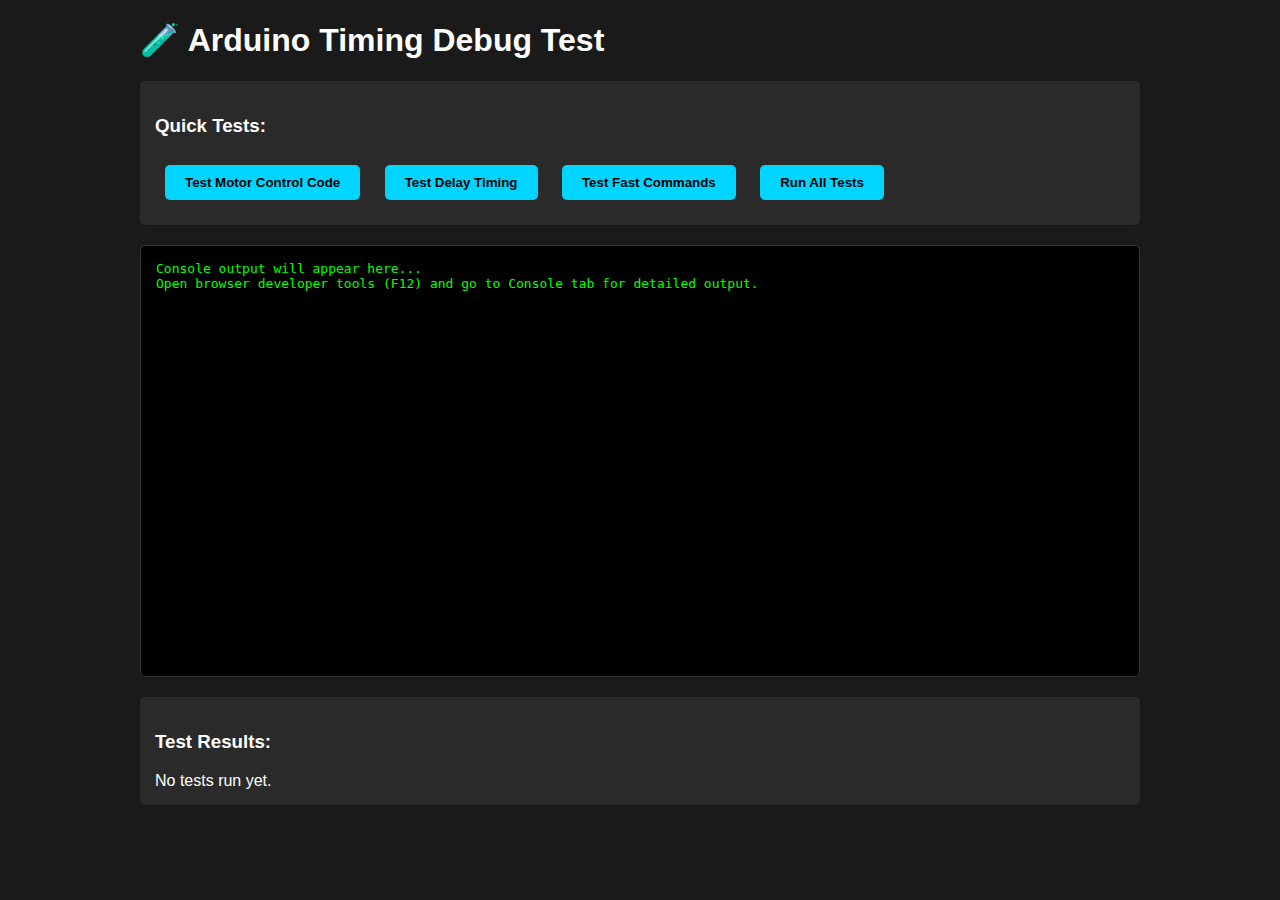
<file: test_timing_debug.html>
<!DOCTYPE html>
<html lang="en">
<head>
    <meta charset="UTF-8">
    <meta name="viewport" content="width=device-width, initial-scale=1.0">
    <title>Arduino Timing Debug Test</title>
    <style>
        body {
            font-family: Arial, sans-serif;
            margin: 20px;
            background: #1a1a1a;
            color: #fff;
        }
        .test-container {
            max-width: 1000px;
            margin: 0 auto;
        }
        .test-button {
            background: #00D4FF;
            color: #000;
            border: none;
            padding: 10px 20px;
            margin: 10px;
            border-radius: 5px;
            cursor: pointer;
            font-weight: bold;
        }
        .test-button:hover {
            background: #0099FF;
        }
        .console-output {
            background: #000;
            color: #0f0;
            padding: 15px;
            border-radius: 5px;
            font-family: monospace;
            height: 400px;
            overflow-y: auto;
            margin: 20px 0;
            border: 1px solid #333;
        }
        .test-results {
            background: #2a2a2a;
            padding: 15px;
            border-radius: 5px;
            margin: 20px 0;
        }
        .pass { color: #0f0; }
        .fail { color: #f00; }
    </style>
</head>
<body>
    <div class="test-container">
        <h1>🧪 Arduino Timing Debug Test</h1>
        
        <div class="test-results">
            <h3>Quick Tests:</h3>
            <button class="test-button" onclick="testMotorControl()">Test Motor Control Code</button>
            <button class="test-button" onclick="testDelayTiming()">Test Delay Timing</button>
            <button class="test-button" onclick="testFastCommands()">Test Fast Commands</button>
            <button class="test-button" onclick="runAllTests()">Run All Tests</button>
        </div>
        
        <div class="console-output" id="consoleOutput">
            <div>Console output will appear here...</div>
            <div>Open browser developer tools (F12) and go to Console tab for detailed output.</div>
        </div>
        
        <div class="test-results" id="testResults">
            <h3>Test Results:</h3>
            <div id="resultsContent">No tests run yet.</div>
        </div>
    </div>

    <script>
        // Simple test functions
        function testMotorControl() {
            logToConsole('🧪 Testing Motor Control Code...');
            
            const motorCode = `void setup() {
  pinMode(9, OUTPUT);
}

void loop() {
  // Slow speed
  analogWrite(9, 85);
  delay(1000);
  // Medium speed
  analogWrite(9, 170);
  delay(1000);
  // Fast speed
  analogWrite(9, 255);
  delay(1000);
  // Stop
  analogWrite(9, 0);
  delay(1000);
}`;

            if (window.codeEditor) {
                window.codeEditor.setValue(motorCode);
                logToConsole('✅ Motor control code loaded');
                
                // Run the code and measure timing
                setTimeout(() => {
                    if (window.uiManager) {
                        window.uiManager.runCode();
                        logToConsole('🚀 Motor control code execution started');
                    }
                }, 1000);
            } else {
                logToConsole('❌ Code editor not available');
            }
        }

        function testDelayTiming() {
            logToConsole('🧪 Testing Delay Timing...');
            
            const delayCode = `void loop() {
  delay(500);
  delay(1000);
  delay(2000);
}`;

            if (window.codeEditor) {
                window.codeEditor.setValue(delayCode);
                logToConsole('✅ Delay test code loaded');
                
                setTimeout(() => {
                    if (window.uiManager) {
                        window.uiManager.runCode();
                        logToConsole('🚀 Delay test execution started');
                    }
                }, 1000);
            } else {
                logToConsole('❌ Code editor not available');
            }
        }

        function testFastCommands() {
            logToConsole('🧪 Testing Fast Commands...');
            
            const fastCode = `void loop() {
  pinMode(9, OUTPUT);
  digitalWrite(9, HIGH);
  analogWrite(9, 128);
  digitalWrite(9, LOW);
}`;

            if (window.codeEditor) {
                window.codeEditor.setValue(fastCode);
                logToConsole('✅ Fast commands test code loaded');
                
                setTimeout(() => {
                    if (window.uiManager) {
                        window.uiManager.runCode();
                        logToConsole('🚀 Fast commands test execution started');
                    }
                }, 1000);
            } else {
                logToConsole('❌ Code editor not available');
            }
        }

        async function runAllTests() {
            logToConsole('🧪 Running All Tests...');
            
            if (window.testRunner) {
                try {
                    const results = await window.testRunner.runAllTests();
                    displayTestResults(results);
                } catch (error) {
                    logToConsole('❌ Test execution failed: ' + error.message);
                }
            } else {
                logToConsole('❌ Test runner not available');
            }
        }

        function displayTestResults(results) {
            const resultsContent = document.getElementById('resultsContent');
            let html = '<ul>';
            
            results.forEach(result => {
                const statusClass = result.status === 'PASS' ? 'pass' : 'fail';
                html += `<li class="${statusClass}">${result.name}: ${result.status}</li>`;
                if (result.details) {
                    html += `<li style="margin-left: 20px; color: #ccc;">${result.details}</li>`;
                }
            });
            
            html += '</ul>';
            resultsContent.innerHTML = html;
        }

        function logToConsole(message) {
            const output = document.getElementById('consoleOutput');
            const timestamp = new Date().toLocaleTimeString();
            output.innerHTML += `<div>[${timestamp}] ${message}</div>`;
            output.scrollTop = output.scrollHeight;
        }
        
        // Check if main app is loaded
        setInterval(() => {
            if (window.codeEditor && window.uiManager) {
                const status = document.getElementById('consoleOutput').innerHTML;
                if (!status.includes('Main application detected')) {
                    document.getElementById('consoleOutput').innerHTML = 
                        '<div style="color: #0f0;">✅ Main application detected and ready for testing!</div>';
                }
            }
        }, 1000);
    </script>
</body>
</html>
</file>
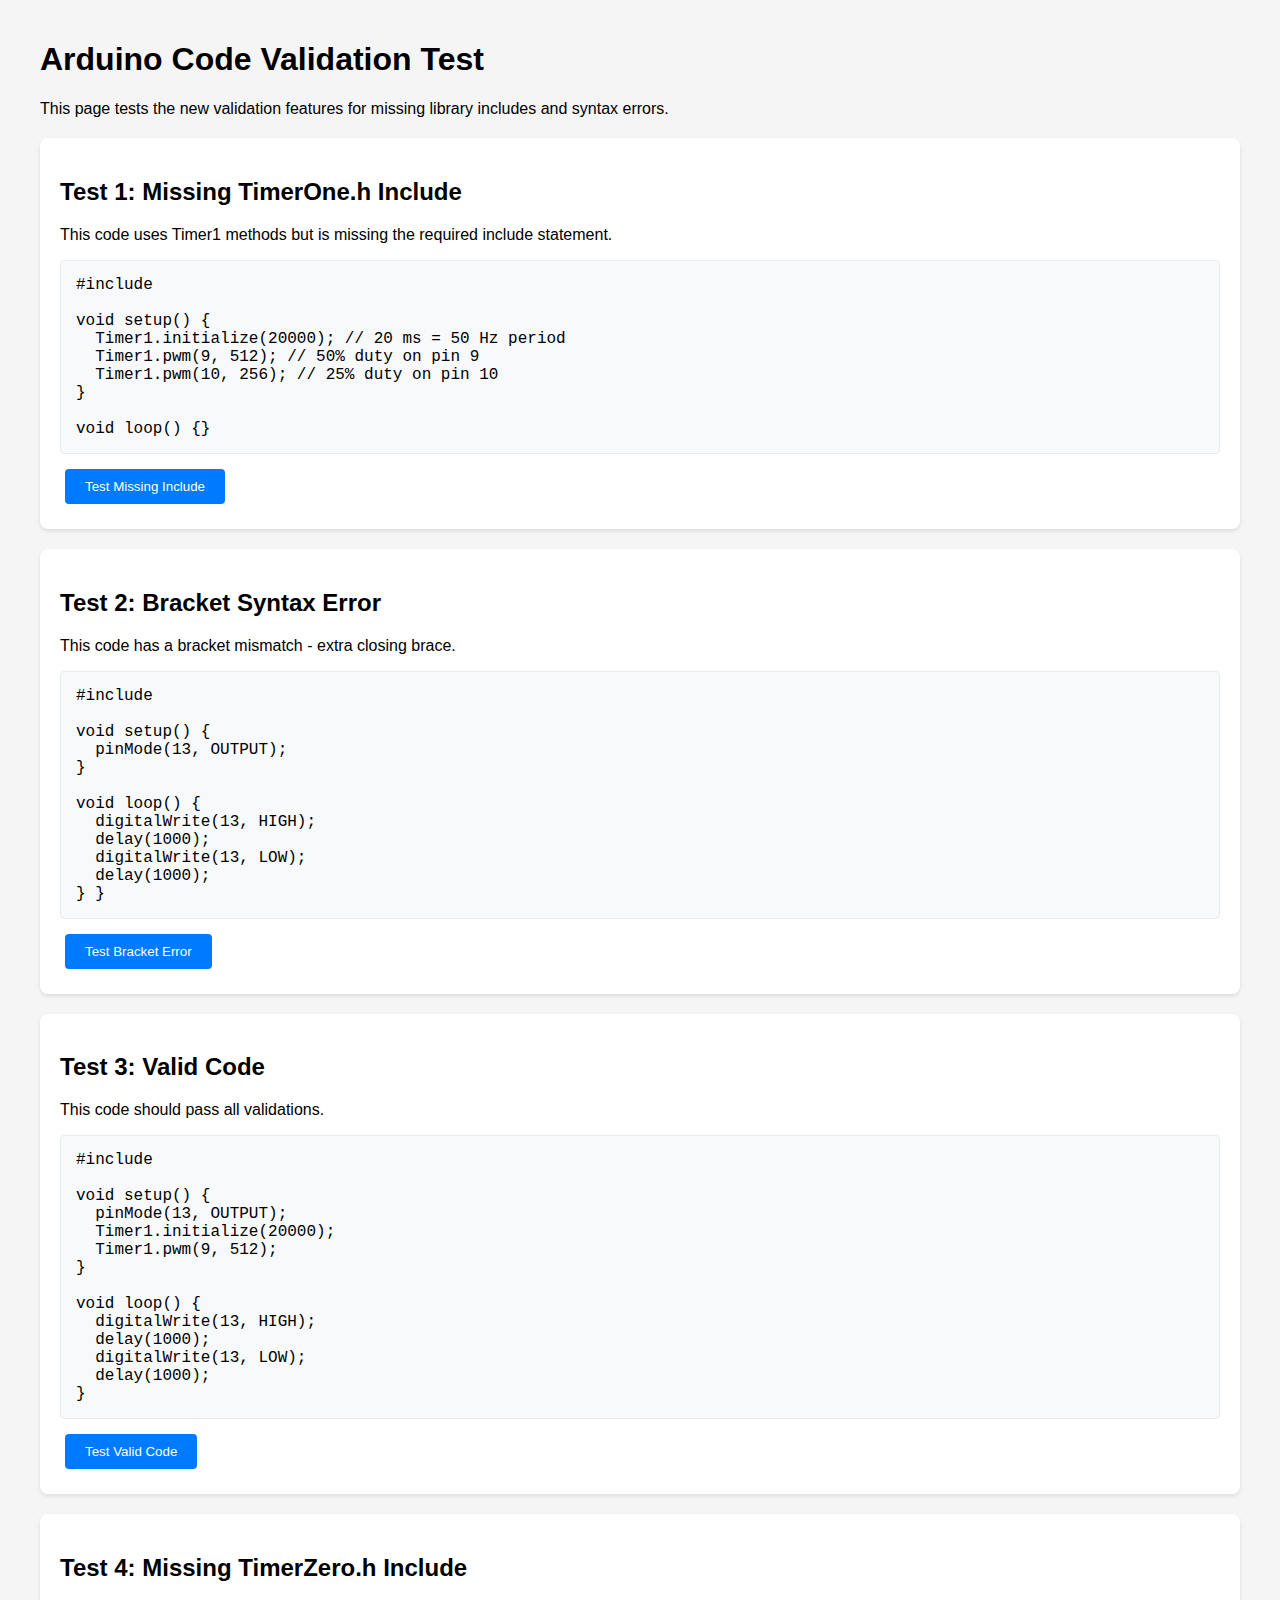
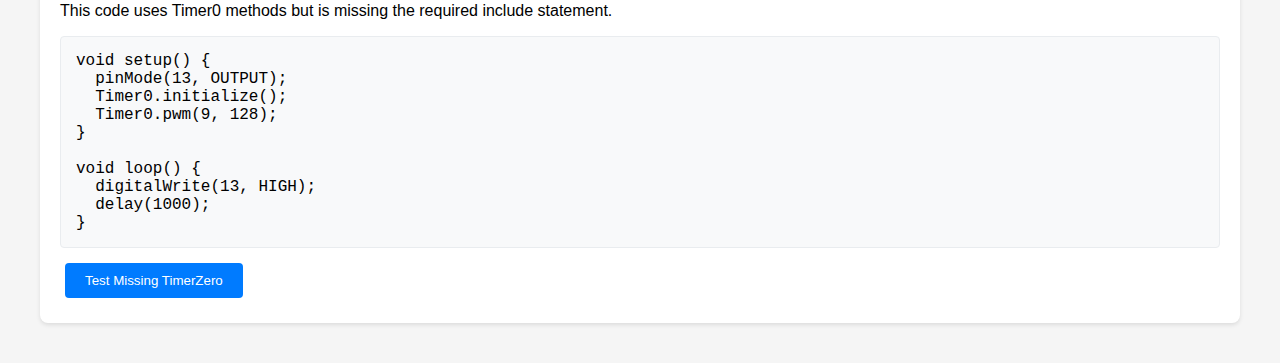
<file: test_validation.html>
<!DOCTYPE html>
<html lang="en">
<head>
    <meta charset="UTF-8">
    <meta name="viewport" content="width=device-width, initial-scale=1.0">
    <title>Arduino Code Validation Test</title>
    <style>
        body {
            font-family: Arial, sans-serif;
            max-width: 1200px;
            margin: 0 auto;
            padding: 20px;
            background-color: #f5f5f5;
        }
        .test-section {
            background: white;
            margin: 20px 0;
            padding: 20px;
            border-radius: 8px;
            box-shadow: 0 2px 4px rgba(0,0,0,0.1);
        }
        .code-block {
            background: #f8f9fa;
            border: 1px solid #e9ecef;
            border-radius: 4px;
            padding: 15px;
            margin: 10px 0;
            font-family: 'Courier New', monospace;
            white-space: pre-wrap;
        }
        .error {
            color: #dc3545;
            background: #f8d7da;
            border: 1px solid #f5c6cb;
            padding: 10px;
            border-radius: 4px;
            margin: 10px 0;
        }
        .success {
            color: #155724;
            background: #d4edda;
            border: 1px solid #c3e6cb;
            padding: 10px;
            border-radius: 4px;
            margin: 10px 0;
        }
        button {
            background: #007bff;
            color: white;
            border: none;
            padding: 10px 20px;
            border-radius: 4px;
            cursor: pointer;
            margin: 5px;
        }
        button:hover {
            background: #0056b3;
        }
    </style>
</head>
<body>
    <h1>Arduino Code Validation Test</h1>
    <p>This page tests the new validation features for missing library includes and syntax errors.</p>

    <div class="test-section">
        <h2>Test 1: Missing TimerOne.h Include</h2>
        <p>This code uses Timer1 methods but is missing the required include statement.</p>
        <div class="code-block">#include

void setup() {
  Timer1.initialize(20000); // 20 ms = 50 Hz period
  Timer1.pwm(9, 512); // 50% duty on pin 9
  Timer1.pwm(10, 256); // 25% duty on pin 10
}

void loop() {}</div>
        <button onclick="testMissingInclude()">Test Missing Include</button>
        <div id="result1"></div>
    </div>

    <div class="test-section">
        <h2>Test 2: Bracket Syntax Error</h2>
        <p>This code has a bracket mismatch - extra closing brace.</p>
        <div class="code-block">#include

void setup() {
  pinMode(13, OUTPUT);
}

void loop() {
  digitalWrite(13, HIGH);
  delay(1000);
  digitalWrite(13, LOW);
  delay(1000);
} }</div>
        <button onclick="testBracketError()">Test Bracket Error</button>
        <div id="result2"></div>
    </div>

    <div class="test-section">
        <h2>Test 3: Valid Code</h2>
        <p>This code should pass all validations.</p>
        <div class="code-block">#include <TimerOne.h>

void setup() {
  pinMode(13, OUTPUT);
  Timer1.initialize(20000);
  Timer1.pwm(9, 512);
}

void loop() {
  digitalWrite(13, HIGH);
  delay(1000);
  digitalWrite(13, LOW);
  delay(1000);
}</div>
        <button onclick="testValidCode()">Test Valid Code</button>
        <div id="result3"></div>
    </div>

    <div class="test-section">
        <h2>Test 4: Missing TimerZero.h Include</h2>
        <p>This code uses Timer0 methods but is missing the required include statement.</p>
        <div class="code-block">void setup() {
  pinMode(13, OUTPUT);
  Timer0.initialize();
  Timer0.pwm(9, 128);
}

void loop() {
  digitalWrite(13, HIGH);
  delay(1000);
}</div>
        <button onclick="testMissingTimerZero()">Test Missing TimerZero</button>
        <div id="result4"></div>
    </div>

    <script src="js/core/arduinoParser.js"></script>
    <script>
        function testMissingInclude() {
            const code = `#include

void setup() {
  Timer1.initialize(20000); // 20 ms = 50 Hz period
  Timer1.pwm(9, 512); // 50% duty on pin 9
  Timer1.pwm(10, 256); // 25% duty on pin 10
}

void loop() {}`;
            
            try {
                window.arduinoParser.parseCode(code);
                document.getElementById('result1').innerHTML = '<div class="error">❌ Expected error but code parsed successfully</div>';
            } catch (error) {
                document.getElementById('result1').innerHTML = `<div class="success">✅ Validation working: ${error.message}</div>`;
            }
        }

        function testBracketError() {
            const code = `#include

void setup() {
  pinMode(13, OUTPUT);
}

void loop() {
  digitalWrite(13, HIGH);
  delay(1000);
  digitalWrite(13, LOW);
  delay(1000);
} }`;
            
            try {
                window.arduinoParser.parseCode(code);
                document.getElementById('result2').innerHTML = '<div class="error">❌ Expected error but code parsed successfully</div>';
            } catch (error) {
                document.getElementById('result2').innerHTML = `<div class="success">✅ Validation working: ${error.message}</div>`;
            }
        }

        function testValidCode() {
            const code = `#include <TimerOne.h>

void setup() {
  pinMode(13, OUTPUT);
  Timer1.initialize(20000);
  Timer1.pwm(9, 512);
}

void loop() {
  digitalWrite(13, HIGH);
  delay(1000);
  digitalWrite(13, LOW);
  delay(1000);
}`;
            
            try {
                const result = window.arduinoParser.parseCode(code);
                document.getElementById('result3').innerHTML = '<div class="success">✅ Valid code parsed successfully</div>';
            } catch (error) {
                document.getElementById('result3').innerHTML = `<div class="error">❌ Unexpected error: ${error.message}</div>`;
            }
        }

        function testMissingTimerZero() {
            const code = `void setup() {
  pinMode(13, OUTPUT);
  Timer0.initialize();
  Timer0.pwm(9, 128);
}

void loop() {
  digitalWrite(13, HIGH);
  delay(1000);
}`;
            
            try {
                window.arduinoParser.parseCode(code);
                document.getElementById('result4').innerHTML = '<div class="error">❌ Expected error but code parsed successfully</div>';
            } catch (error) {
                document.getElementById('result4').innerHTML = `<div class="success">✅ Validation working: ${error.message}</div>`;
            }
        }
    </script>
</body>
</html>
</file>
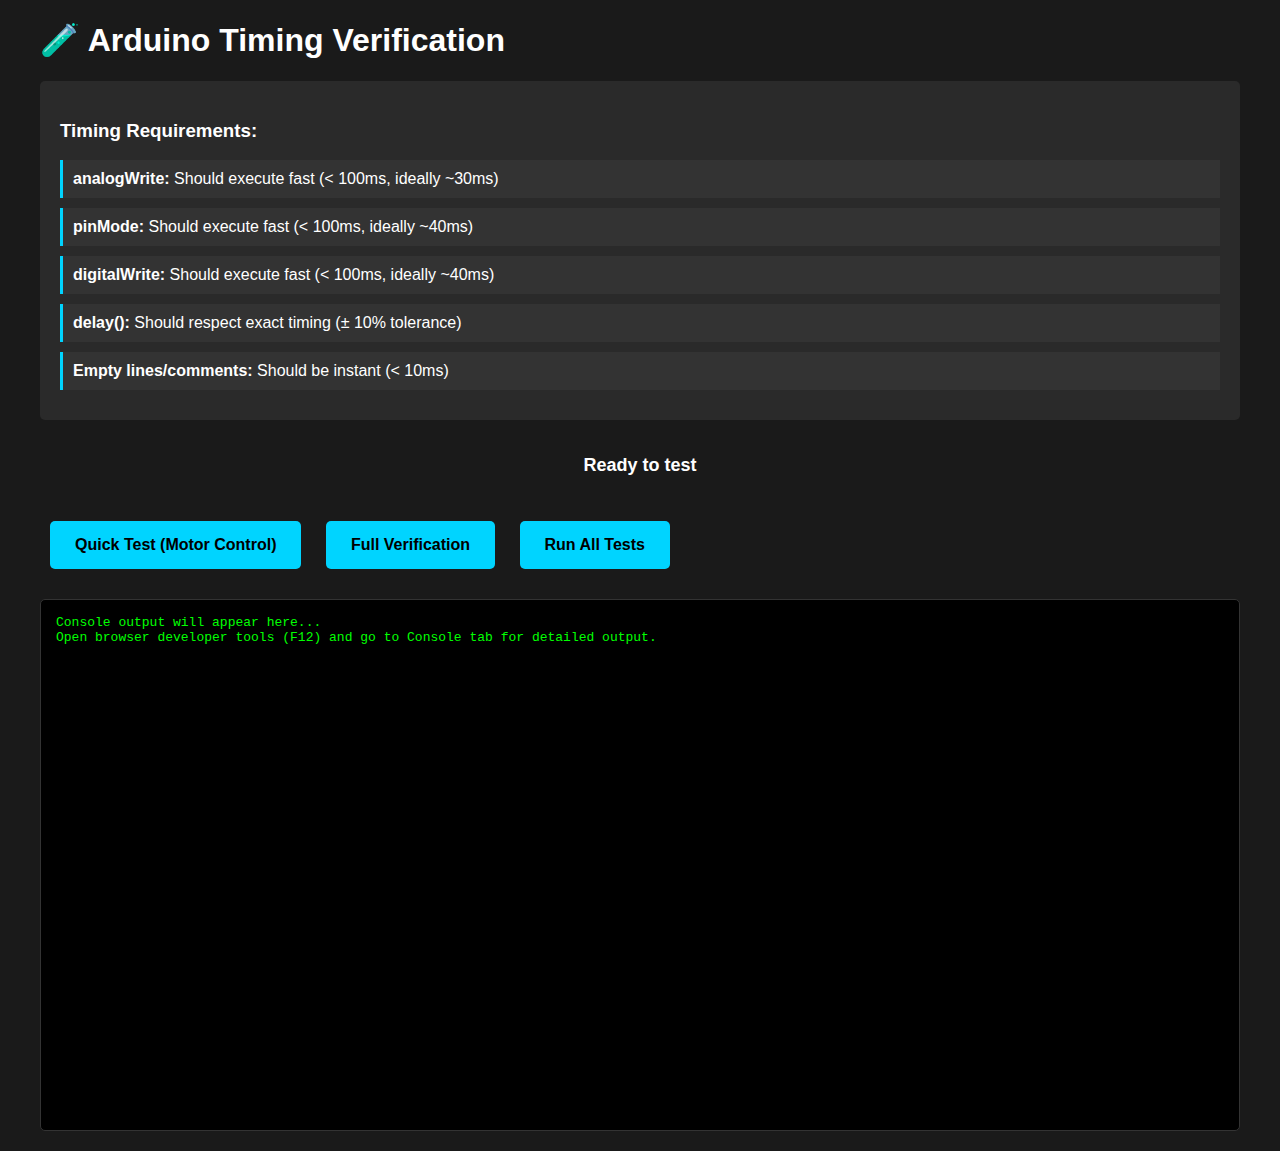
<file: test_verification.html>
<!DOCTYPE html>
<html lang="en">
<head>
    <meta charset="UTF-8">
    <meta name="viewport" content="width=device-width, initial-scale=1.0">
    <title>Arduino Timing Verification</title>
    <style>
        body {
            font-family: Arial, sans-serif;
            margin: 20px;
            background: #1a1a1a;
            color: #fff;
        }
        .container {
            max-width: 1200px;
            margin: 0 auto;
        }
        .test-button {
            background: #00D4FF;
            color: #000;
            border: none;
            padding: 15px 25px;
            margin: 10px;
            border-radius: 5px;
            cursor: pointer;
            font-weight: bold;
            font-size: 16px;
        }
        .test-button:hover {
            background: #0099FF;
        }
        .test-button:disabled {
            background: #666;
            cursor: not-allowed;
        }
        .console-output {
            background: #000;
            color: #0f0;
            padding: 15px;
            border-radius: 5px;
            font-family: monospace;
            height: 500px;
            overflow-y: auto;
            margin: 20px 0;
            border: 1px solid #333;
        }
        .requirements {
            background: #2a2a2a;
            padding: 20px;
            border-radius: 5px;
            margin: 20px 0;
        }
        .requirement {
            margin: 10px 0;
            padding: 10px;
            border-left: 3px solid #00D4FF;
            background: #333;
        }
        .pass { color: #0f0; }
        .fail { color: #f00; }
        .status {
            font-weight: bold;
            font-size: 18px;
            margin: 20px 0;
            padding: 15px;
            border-radius: 5px;
            text-align: center;
        }
        .status.pass { background: #0f0; color: #000; }
        .status.fail { background: #f00; color: #fff; }
        .status.running { background: #ffa500; color: #000; }
    </style>
</head>
<body>
    <div class="container">
        <h1>🧪 Arduino Timing Verification</h1>
        
        <div class="requirements">
            <h3>Timing Requirements:</h3>
            <div class="requirement">
                <strong>analogWrite:</strong> Should execute fast (&lt; 100ms, ideally ~30ms)
            </div>
            <div class="requirement">
                <strong>pinMode:</strong> Should execute fast (&lt; 100ms, ideally ~40ms)
            </div>
            <div class="requirement">
                <strong>digitalWrite:</strong> Should execute fast (&lt; 100ms, ideally ~40ms)
            </div>
            <div class="requirement">
                <strong>delay():</strong> Should respect exact timing (± 10% tolerance)
            </div>
            <div class="requirement">
                <strong>Empty lines/comments:</strong> Should be instant (&lt; 10ms)
            </div>
        </div>
        
        <div class="status" id="status">Ready to test</div>
        
        <button class="test-button" onclick="runQuickTest()" id="quickTestBtn">Quick Test (Motor Control)</button>
        <button class="test-button" onclick="runFullVerification()" id="fullTestBtn">Full Verification</button>
        <button class="test-button" onclick="runAllTests()" id="allTestsBtn">Run All Tests</button>
        
        <div class="console-output" id="consoleOutput">
            <div>Console output will appear here...</div>
            <div>Open browser developer tools (F12) and go to Console tab for detailed output.</div>
        </div>
    </div>

    <script>
        let isRunning = false;

        function updateStatus(message, type = 'running') {
            const status = document.getElementById('status');
            status.textContent = message;
            status.className = `status ${type}`;
        }

        function setButtonsEnabled(enabled) {
            document.getElementById('quickTestBtn').disabled = !enabled;
            document.getElementById('fullTestBtn').disabled = !enabled;
            document.getElementById('allTestsBtn').disabled = !enabled;
        }

        async function runQuickTest() {
            if (isRunning) return;
            
            isRunning = true;
            setButtonsEnabled(false);
            updateStatus('Running Quick Test...', 'running');
            logToConsole('🧪 Starting Quick Test...');
            
            try {
                if (window.uiManager) {
                    window.uiManager.quickTimingTest();
                    logToConsole('✅ Quick test started - watch console for timing details');
                    updateStatus('Quick test running - check console', 'running');
                } else {
                    throw new Error('UI Manager not available');
                }
            } catch (error) {
                logToConsole('❌ Quick test failed: ' + error.message);
                updateStatus('Quick test failed', 'fail');
            } finally {
                setTimeout(() => {
                    isRunning = false;
                    setButtonsEnabled(true);
                    updateStatus('Ready to test', 'pass');
                }, 10000); // Reset after 10 seconds
            }
        }

        async function runFullVerification() {
            if (isRunning) return;
            
            isRunning = true;
            setButtonsEnabled(false);
            updateStatus('Running Full Verification...', 'running');
            logToConsole('🧪 Starting Full Timing Verification...');
            
            try {
                if (window.verifyTiming) {
                    const measurements = await window.verifyTiming();
                    logToConsole('✅ Full verification completed');
                    updateStatus('Full verification completed - check console', 'pass');
                } else {
                    throw new Error('Timing verification not available');
                }
            } catch (error) {
                logToConsole('❌ Full verification failed: ' + error.message);
                updateStatus('Full verification failed', 'fail');
            } finally {
                isRunning = false;
                setButtonsEnabled(true);
            }
        }

        async function runAllTests() {
            if (isRunning) return;
            
            isRunning = true;
            setButtonsEnabled(false);
            updateStatus('Running All Tests...', 'running');
            logToConsole('🧪 Starting All Tests...');
            
            try {
                if (window.testRunner) {
                    const results = await window.testRunner.runAllTests();
                    const passed = results.filter(r => r.status === 'PASS').length;
                    const total = results.length;
                    
                    if (passed === total) {
                        logToConsole('✅ All tests passed!');
                        updateStatus(`All tests passed (${passed}/${total})`, 'pass');
                    } else {
                        logToConsole(`❌ Some tests failed (${passed}/${total} passed)`);
                        updateStatus(`Some tests failed (${passed}/${total} passed)`, 'fail');
                    }
                } else {
                    throw new Error('Test runner not available');
                }
            } catch (error) {
                logToConsole('❌ Test execution failed: ' + error.message);
                updateStatus('Test execution failed', 'fail');
            } finally {
                isRunning = false;
                setButtonsEnabled(true);
            }
        }

        function logToConsole(message) {
            const output = document.getElementById('consoleOutput');
            const timestamp = new Date().toLocaleTimeString();
            output.innerHTML += `<div>[${timestamp}] ${message}</div>`;
            output.scrollTop = output.scrollHeight;
        }
        
        // Check if main app is loaded
        setInterval(() => {
            if (window.codeEditor && window.uiManager) {
                const status = document.getElementById('consoleOutput').innerHTML;
                if (!status.includes('Main application detected')) {
                    document.getElementById('consoleOutput').innerHTML = 
                        '<div style="color: #0f0;">✅ Main application detected and ready for testing!</div>';
                }
            }
        }, 1000);
    </script>
</body>
</html>
</file>
<file: css/main.css>
/* Main CSS File - Imports all stylesheets */

@import url('base.css');
@import url('background.css');
@import url('layout.css');
@import url('microcontroller.css');
@import url('components.css');
@import url('editor.css');
@import url('ui.css');
@import url('timer.css');
</file>
<file: styles.css>
:root {
  --bg: #0b0f1a;
  --surface: #121826;
  --text: #e6f0ff;
  --muted: #6b7280;
  --accent: #66ccff;
  --accent-2: #ff3d81;
}

html, body {
  height: 100%;
}

body {
  margin: 0;
  background: var(--bg);
  color: var(--text);
  font: 16px/1.4 system-ui, Segoe UI, Roboto, Arial;
}

.panel {
  background: var(--surface);
  border-radius: 16px;
}

.btn {
  background: var(--accent);
  color: #000;
  border: 0;
  border-radius: 10px;
  padding: .6rem 1rem;
}

.btn.warn {
  background: var(--accent-2);
  color: #000;
}

/* accessibility */
@media (prefers-reduced-motion: reduce) {
  * {
    animation: none !important;
    transition: none !important;
  }
}

#fx-gradient{position:fixed;inset:0;z-index:-3;
  background:linear-gradient(120deg,#0b0f1a,#121826,#1f2233);
  background-size:200% 200%; animation:grad 30s ease infinite}
@keyframes grad{0%{background-position:0% 50%}50%{background-position:100% 50%}100%{background-position:0% 50%}}

#fx-particles{position:fixed;inset:0;z-index:-3;display:none}

#fx-parallax{position:fixed;inset:0;z-index:-3;perspective:800px;overflow:hidden;display:none}
#fx-parallax .layer{position:absolute;inset:-10%;background-size:cover;background-position:center;will-change:transform;opacity:.6}
#fx-parallax .l1{background-image:radial-gradient(circle at 20% 30%, #66ccff22 0 40%, transparent 60%);}
#fx-parallax .l2{background-image:radial-gradient(circle at 70% 60%, #ff3d8130 0 35%, transparent 60%);}
#fx-parallax .l3{background-image:radial-gradient(circle at 10% 80%, #66ffd130 0 30%, transparent 60%);}
@keyframes mv1{to{transform:translateX(-10%) translateY(-2%) scale(1.02)}}
@keyframes mv2{to{transform:translateX(-20%) translateY(-4%) scale(1.04)}}
@keyframes mv3{to{transform:translateX(-5%) translateY(-1%) scale(1.01)}}
#fx-parallax .l1{animation:mv1 60s linear infinite}
#fx-parallax .l2{animation:mv2 40s linear infinite}
#fx-parallax .l3{animation:mv3 80s linear infinite}
</file>
